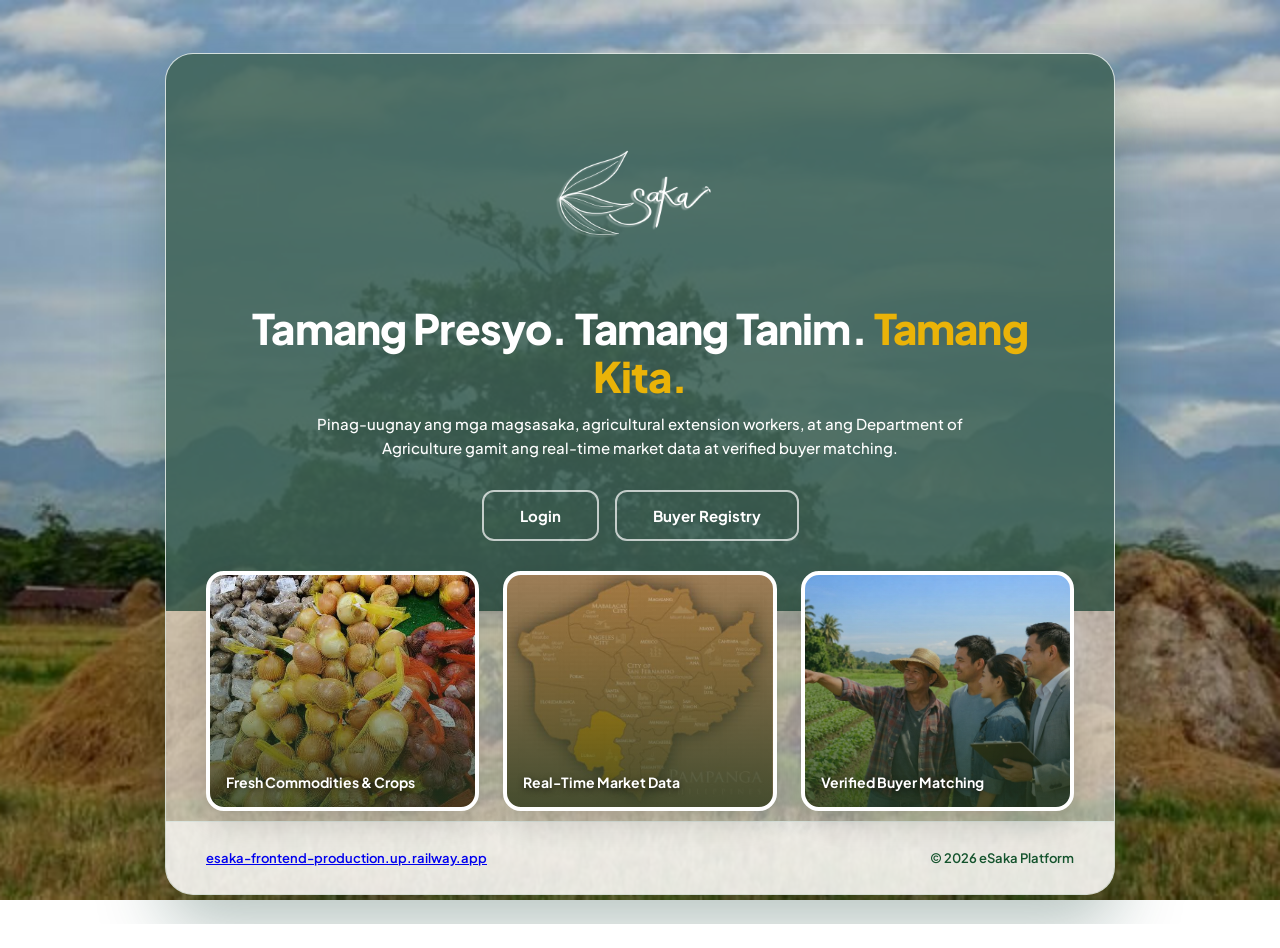
<file: frontend/index.html>
<!DOCTYPE html>
<html lang="en">
<head>
  <link rel="stylesheet" href="assets/css/app-enhancements.css">
  <script src="assets/js/ui-feedback.js"></script>
  <script src="assets/js/app-enhancements.js" defer></script>
<meta charset="UTF-8">
<meta name="viewport" content="width=device-width, initial-scale=1.0">
<title>eSaka — Tamang Presyo. Tamang Tanim. Tamang Kita.</title>
<link rel="preconnect" href="https://fonts.googleapis.com">
<link rel="preconnect" href="https://fonts.gstatic.com" crossorigin>
<link href="https://fonts.googleapis.com/css2?family=Plus+Jakarta+Sans:wght@400;500;600;700;800&display=swap" rel="stylesheet">
<style>
  :root {
    --green-primary: #0B382A;
    --green-dark: #14532D;
    --gold: #EAB308;
    --muted: #202824;
    --bean-sprout: #FFFFFF;
    --endive: #D9E4DE;
    --radicchio: #C0392B;
  }

  * {
    margin: 0;
    padding: 0;
    box-sizing: border-box;
  }

  html, body {
    width: 100%;
    min-height: 100vh;
    font-family: 'Plus Jakarta Sans', sans-serif;
    display: flex;
    align-items: center;
    justify-content: center;
    padding: 24px;
    position: relative;
    overflow-x: hidden;
  }

  /* ==========================================================
     BACKGROUND SLIDESHOW STYLES
     ========================================================== */
  .bg-slideshow {
    position: fixed;
    top: 0;
    left: 0;
    width: 100%;
    height: 100%;
    z-index: 0; /* Binago: 0 para hindi maitago sa likod */
  }

  .bg-slide {
    position: absolute;
    top: 0;
    left: 0;
    width: 100%;
    height: 100%;
    background-size: cover;
    background-position: center;
    /* TINANGGAL ang background-attachment: fixed */
    opacity: 0;
    transition: opacity 1s ease-in-out;
  }

  .bg-slide.active {
    opacity: 1;
  }

  /* Mga background images */
  .bg-slide:nth-child(1) { background-image: url('images/esakabg.jpg'); }
  .bg-slide:nth-child(2) { background-image: url('images/esakabg2.jpg'); }
  .bg-slide:nth-child(3) { background-image: url('images/esakabg3.avif'); }


  /* ==========================================================
     MAIN CARD LAYOUT
     ========================================================== */
  .landing-card-layout {
    width: 100%;
    max-width: 950px;
    /* Binago: mas transparent (0.65) at tinanggal ang backdrop-filter */
    background: rgba(255, 255, 255, 0.58);
    border-radius: 28px;
    overflow: hidden;
    box-shadow: 0 30px 70px rgba(11, 56, 42, 0.3);
    border: 1px solid rgba(217, 228, 222, 0.8);
    display: flex;
    flex-direction: column;
    z-index: 1;
    position: relative;
  }

  /* ==========================================================
     TOP SECTION - Logo and Title
     ========================================================== */
  .hero-header {
    /* Binago: semi-transparent green (0.72) */
    background: rgba(11, 56, 42, 0.68);
    padding: 50px 50px 70px 50px;
    color: #ffffff;
    text-align: center;
    display: flex;
    flex-direction: column;
    align-items: center;
    position: relative;
  }

  .brand-logo-img {
    width: 180px;
    height: auto;
    object-fit: contain;
    margin-bottom: 20px;
    filter: brightness(0) invert(1);
  }

  .hero-title {
    font-size: 42px;
    font-weight: 800;
    line-height: 1.15;
    letter-spacing: -0.02em;
    margin-bottom: 12px;
  }

  .hero-title span {
    color: var(--gold);
  }

  .hero-desc {
    font-size: 15px;
    line-height: 1.6;
    color: var(--bean-sprout);
    font-weight: 500;
    max-width: 650px;
  }

  /* ==========================================================
     BUTTONS - Transparent, same color pag hover
     ========================================================== */
  .action-buttons {
    display: flex;
    gap: 16px;
    margin-top: 30px;
  }

  .btn {
    appearance: none;
    font-family: inherit;
    font-size: 15px;
    font-weight: 700;
    padding: 14px 36px;
    border-radius: 12px;
    cursor: pointer;
    text-decoration: none;
    transition: all 0.25s ease;
    display: inline-flex;
    align-items: center;
    justify-content: center;
    border: 2px solid rgba(255, 255, 255, 0.7);
    background: transparent;
    color: #ffffff;
  }

  .btn:hover {
    background: var(--gold);
    border-color: var(--gold);
    color: var(--green-dark);
    transform: translateY(-2px);
    box-shadow: 0 6px 16px rgba(0, 0, 0, 0.2);
  }

  /* ==========================================================
     3 IMAGE CARDS - Overlapping
     ========================================================== */
  .cards-grid-container {
    display: grid;
    grid-template-columns: repeat(3, 1fr);
    gap: 24px;
    padding: 0 40px;
    margin-top: -40px;
    position: relative;
    z-index: 2;
  }

  .vertical-card {
    border-radius: 18px;
    overflow: hidden;
    box-shadow: 0 12px 30px rgba(0, 0, 0, 0.15);
    border: 4px solid var(--bean-sprout);
    height: 240px;
    position: relative;
    background-size: cover;
    background-position: center;
    transition: transform 0.3s ease;
  }

  .vertical-card:hover {
    transform: translateY(-6px);
  }

  .vertical-card:nth-child(1) {
    background-image: linear-gradient(to top, rgba(40,60,33,0.75), transparent), url('images/esakacrops.jpg');
  }
  .vertical-card:nth-child(2) {
    background-image: linear-gradient(to top, rgba(40,60,33,0.75), transparent), url('images/esakadatapic.jpg');
  }
  .vertical-card:nth-child(3) {
    background-image: linear-gradient(to top, rgba(40,60,33,0.75), transparent), url('images/esakabuyermatching.jpg');
  }

  .card-label {
    position: absolute;
    bottom: 16px;
    left: 16px;
    right: 16px;
    color: #ffffff;
    font-size: 14px;
    font-weight: 700;
    text-shadow: 0 2px 6px rgba(0,0,0,0.6);
  }

  /* ==========================================================
     FOOTER
     ========================================================== */
  .layout-footer {
    padding: 28px 40px;
    display: flex;
    justify-content: space-between;
    align-items: center;
    /* Binago: mas transparent (0.5) */
    background: rgba(255, 255, 255, 0.68);
    margin-top: 10px;
    border-top: 1px solid rgba(217, 228, 222, 0.9);
  }

  .footer-contact-info {
    display: flex;
    gap: 30px;
    font-size: 13px;
    font-weight: 600;
    color: var(--green-dark);
  }

  .footer-copyright {
    font-size: 13px;
    font-weight: 600;
    color: var(--green-dark);
  }

  @media (max-width: 768px) {
    .cards-grid-container {
      grid-template-columns: 1fr;
      margin-top: 20px;
      padding: 0 20px;
    }
    .hero-header {
      padding: 30px 20px 40px 20px;
    }
    .hero-title {
      font-size: 28px;
    }
    .layout-footer {
      flex-direction: column;
      gap: 12px;
      align-items: center;
      padding: 20px;
    }
    .action-buttons {
      flex-direction: column;
      width: 100%;
    }
    .btn {
      width: 100%;
    }
    .footer-contact-info {
      flex-direction: column;
      align-items: center;
      gap: 8px;
    }
  }
</style>
</head>
<body>

<!-- Background Slideshow Layer -->
<div class="bg-slideshow">
  <div class="bg-slide active"></div>
  <div class="bg-slide"></div>
  <div class="bg-slide"></div>
</div>

<div class="landing-card-layout">
 
  <!-- Top Section: Logo, Title, Description, Buttons -->
  <div class="hero-header">
    <img src="images/esakaname.png" alt="eSaka Logo" class="brand-logo-img">
    <h1 class="hero-title">Tamang Presyo. Tamang Tanim. <span>Tamang Kita.</span></h1>
    <p class="hero-desc">Pinag-uugnay ang mga magsasaka, agricultural extension workers, at ang Department of Agriculture gamit ang real-time market data at verified buyer matching.</p>
   
    <div class="action-buttons">
      <button class="btn" type="button" id="loginBtn">Login</button>
      <button class="btn" type="button" id="registryBtn">Buyer Registry</button>
    </div>
  </div>

  <!-- 3 Image Cards -->
  <div class="cards-grid-container">
    <div class="vertical-card">
      <div class="card-label"> Fresh Commodities & Crops</div>
    </div>
    <div class="vertical-card">
      <div class="card-label"> Real-Time Market Data</div>
    </div>
    <div class="vertical-card">
      <div class="card-label"> Verified Buyer Matching</div>
    </div>
  </div>

  <!-- Footer -->
  <div class="layout-footer">
    <div class="footer-contact-info">
      <a
        href="https://esaka-frontend-production.up.railway.app/"
        target="_blank"
        rel="noopener noreferrer"
      >esaka-frontend-production.up.railway.app</a>
    </div>
    <div class="footer-copyright">
      <span>&copy; 2026 eSaka Platform</span>
    </div>
  </div>

</div>

<script>
  // Navigation scripts
  document.getElementById('loginBtn').addEventListener('click', () => {
    window.location.href = 'login.html';
  });

  document.getElementById('registryBtn').addEventListener('click', () => {
    window.location.href = 'buyer-registry.html';
  });

  // Background Slideshow Script (Every 4 seconds)
  const slides = document.querySelectorAll('.bg-slide');
  let currentSlide = 0;

  function nextSlide() {
    slides[currentSlide].classList.remove('active');
    currentSlide = (currentSlide + 1) % slides.length;
    slides[currentSlide].classList.add('active');
  }

  setInterval(nextSlide, 4000);
</script>

</body>
</html>
</file>
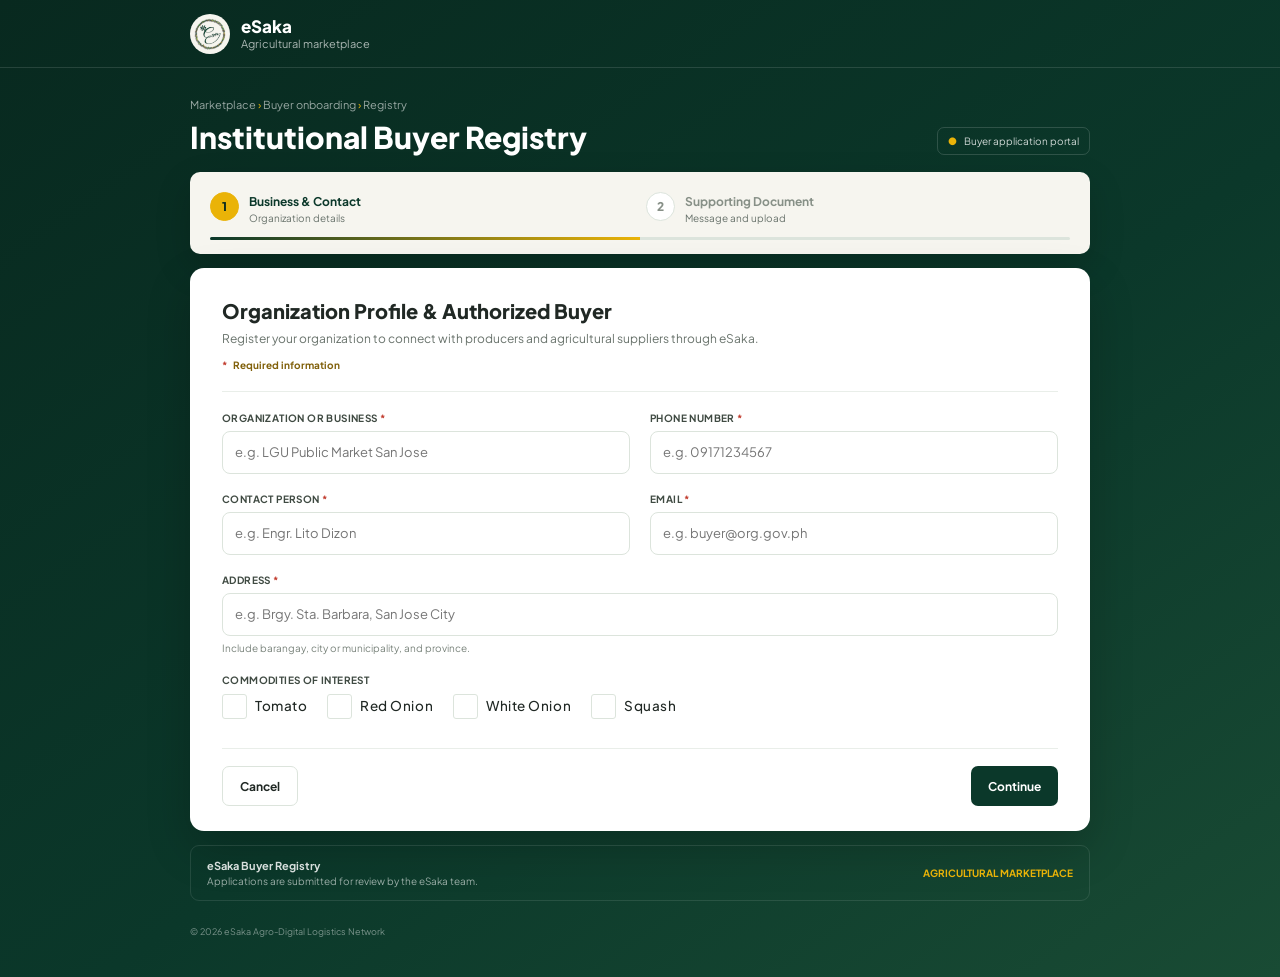
<file: frontend/buyer-registry.html>
<!DOCTYPE html>
<html lang="en">
<head>
  <link rel="stylesheet" href="assets/css/app-enhancements.css">
  <script src="assets/js/ui-feedback.js"></script>
  <script src="assets/js/app-enhancements.js" defer></script>
<meta charset="UTF-8">
<meta name="viewport" content="width=device-width, initial-scale=1.0">

<title>Institutional Buyer Registry — eSaka</title>
<script src="assets/js/config.js"></script>

<!-- Modern Typography -->
<link rel="preconnect" href="https://fonts.googleapis.com">
<link rel="preconnect" href="https://fonts.gstatic.com" crossorigin>
<link href="https://fonts.googleapis.com/css2?family=Plus+Jakarta+Sans:wght@400;500;600;700;800&display=swap" rel="stylesheet">

<link rel="stylesheet" href="assets/css/base.css">

<style>
  :root {
    --cream: #F2EDE1;
    --white: #FBF8F1;
    --ink: #2E2A22;
    --muted: #625E52;
    --border: #DFD8C6;
    --border-light: #ECE5D4;
    --green: #5B6B4F;
    --green-dark: #445439;
    --green-light: #E7EDDF;
    --brown: #C08A4E;
    --radius-sm: 8px;
    --radius-md: 16px;
    --radius-lg: 24px;
  }

  * {
    margin: 0;
    padding: 0;
    box-sizing: border-box;
  }

  html,
  body {
    width: 100%;
    min-height: 100vh;
    font-family: 'Plus Jakarta Sans', sans-serif;
    color: var(--ink);
    background:
      linear-gradient(rgba(46, 60, 40, 0.65), rgba(46, 60, 40, 0.75)),
      url('images/esakapic.png') no-repeat center center fixed;
    background-size: cover;
    display: flex;
    align-items: center;
    justify-content: center;
    padding: 40px 24px;
    -webkit-font-smoothing: antialiased;
  }

  .frame {
    width: 95%;
    max-width: 1280px;
    display: flex;
    align-items: center;
    justify-content: center;
  }

  .page-inner {
    width: 100%;
    background: var(--cream);
    border: 1.5px solid var(--border);
    border-radius: var(--radius-lg);
    box-shadow: 0 20px 50px rgba(20, 35, 15, 0.35);
    padding: 48px 64px 54px;
    animation: fadeIn 0.3s ease-in-out;
  }

  @keyframes fadeIn {
    from { opacity: 0; transform: translateY(10px); }
    to { opacity: 1; transform: translateY(0); }
  }

  /* --- BRAND LOGOS --- */
  .brand {
    display: flex;
    align-items: center;
    justify-content: center;
    gap: 20px;
    margin-bottom: 34px;
  }

  .brand-logo-img {
    height: 90px;
    width: auto;
    object-fit: contain;
    display: block;
  }

  .brand-name-img {
    height: 93px;
    width: auto;
    object-fit: contain;
    display: block;
  }

  /* --- CARD INNER --- */
  .card {
    background: var(--white);
    border: 1.5px solid var(--border);
    border-radius: var(--radius-md);
    padding: 44px 56px 40px;
  }

  .card h1 {
    font-size: 26px;
    font-weight: 800;
    letter-spacing: 0.01em;
    color: var(--green);
    text-align: center;
    text-transform: uppercase;
    margin-bottom: 36px;
  }

  .step {
    display: none;
  }

  .step.active-step {
    display: block;
  }

  .form-grid {
    display: grid;
    grid-template-columns: 1fr 1fr;
    gap: 26px 44px;
  }

  .field label {
    display: block;
    font-size: 13px;
    font-weight: 700;
    color: var(--ink);
    text-transform: uppercase;
    letter-spacing: 0.03em;
    margin-bottom: 8px;
  }

  .field label .req {
    color: #C0392B;
  }

  .field input,
  .field textarea {
    width: 100%;
    padding: 13px 18px;
    font-size: 14.5px;
    font-family: inherit;
    border: 1.5px solid var(--border);
    border-radius: var(--radius-sm);
    background: #fff;
    color: var(--ink);
    outline: none;
    transition: all 0.2s ease;
    box-sizing: border-box;
  }

  .field input:focus,
  .field textarea:focus {
    border-color: var(--green);
    box-shadow: 0 0 0 3.5px rgba(91, 107, 79, 0.16);
  }

  .field textarea {
    resize: vertical;
    min-height: 160px;
  }

  /* ================================
     FILE UPLOAD & PREVIEW  (MAIN CSS)
  ================================ */
  .upload-box {
    display: flex;
    flex-direction: column;
    gap: 12px;
    width: 100%;
  }

  .upload-box input[type="text"] {
    width: 100%;
    cursor: default;
    background: #FAF8F5;
  }

  .select-file-btn {
    align-self: flex-start;
    padding: 11px 24px;
    font-size: 13.5px;
    font-weight: 600;
    font-family: inherit;
    border: 1.5px solid var(--border);
    border-radius: var(--radius-sm);
    background: #fff;
    color: var(--ink);
    cursor: pointer;
    transition: all 0.2s ease;
  }

  .select-file-btn:hover {
    background: var(--green);
    border-color: var(--green);
    color: #fff;
  }

  /* Preview container */
  .file-preview {
    display: none;
    width: 100%;
    height: 360px;
    margin-top: 4px;
    border: 1.5px solid var(--border);
    border-radius: var(--radius-sm);
    background: #F7F4EC;
    overflow: hidden;
    align-items: center;
    justify-content: center;
  }

  .file-preview.show {
    display: flex;
  }

  /* Image preview */
  .image-preview {
    display: none;
    width: 100%;
    height: 100%;
    object-fit: contain;
    padding: 12px;
    background: #fff;
  }

  .image-preview.show {
    display: block;
  }

  /* PDF preview */
  .pdf-preview {
    display: none;
    width: 100%;
    height: 100%;
    border: none;
    background: #fff;
  }

  .pdf-preview.show {
    display: block;
  }

  /* Remove button */
  .remove-file-btn {
    display: none;
    align-self: flex-start;
    padding: 9px 18px;
    font-size: 13px;
    font-weight: 600;
    font-family: inherit;
    border: 1.5px solid #C0392B;
    border-radius: var(--radius-sm);
    background: #fff;
    color: #C0392B;
    cursor: pointer;
    transition: all 0.2s ease;
  }

  .remove-file-btn.show {
    display: inline-flex;
  }

  .remove-file-btn:hover {
    background: #C0392B;
    color: #fff;
  }

  /* File hint */
  .file-hint {
    font-size: 12.5px;
    color: var(--muted);
    margin-top: -2px;
  }

  .form-error {
    display: none;
    background: #FCE8E6;
    border: 1.5px solid #F5C2C7;
    color: #A51D24;
    font-size: 14px;
    font-weight: 600;
    padding: 12px 18px;
    border-radius: var(--radius-sm);
    margin-bottom: 24px;
  }

  .form-error.show {
    display: block;
  }

  .card-footer {
    display: flex;
    justify-content: flex-end;
    gap: 14px;
    margin-top: 36px;
  }

  .btn-outline,
  .btn-filled {
    font-family: inherit;
    font-size: 14.5px;
    font-weight: 700;
    padding: 11px 32px;
    border-radius: var(--radius-sm);
    cursor: pointer;
    transition: all 0.2s ease;
  }

  .btn-outline {
    border: 1.5px solid var(--border);
    background: #FFFFFF;
    color: var(--ink);
  }

  .btn-outline:hover {
    background: var(--cream);
    border-color: var(--green);
  }

  .btn-filled {
    border: none;
    background: var(--green);
    color: #fff;
  }

  .btn-filled:hover {
    background: var(--green-dark);
    transform: translateY(-1px);
  }

  .btn-filled:active,
  .btn-outline:active {
    transform: translateY(0);
  }

  .btn-filled:disabled {
    opacity: 0.65;
    cursor: not-allowed;
  }

  /* --- MODALS --- */
  .modal-overlay {
    display: none;
    position: fixed;
    inset: 0;
    background: rgba(30, 35, 28, 0.65);
    backdrop-filter: blur(2px);
    align-items: center;
    justify-content: center;
    z-index: 99999;
  }

  .modal-overlay.show {
    display: flex;
  }

  .modal-box {
    background: var(--cream);
    border: 1.5px solid var(--border);
    border-radius: var(--radius-md);
    padding: 38px 48px 34px;
    text-align: center;
    box-shadow: 0 16px 40px rgba(0, 0, 0, 0.28);
    max-width: 480px;
    width: calc(100% - 40px);
  }

  .modal-box h2 {
    font-size: 22px;
    font-weight: 800;
    color: var(--green);
    margin-bottom: 12px;
  }

  .modal-box p {
    font-size: 14.5px;
    color: var(--ink);
    margin-bottom: 24px;
    line-height: 1.5;
  }

  .modal-actions {
    display: flex;
    justify-content: center;
    gap: 14px;
  }

  .modal-ok {
    border: none;
    background: var(--green);
    color: #fff;
    font-family: inherit;
    font-size: 14.5px;
    font-weight: 700;
    padding: 11px 36px;
    border-radius: var(--radius-sm);
    cursor: pointer;
    transition: background 0.2s ease;
  }

  .modal-ok:hover {
    background: var(--green-dark);
  }

  /* ================================
     RESPONSIVE (MOBILE)
  ================================ */
  @media (max-width: 900px) {
    .page-inner {
      padding: 32px 24px 36px;
    }
    .card {
      padding: 30px 24px 26px;
    }
    .form-grid {
      grid-template-columns: 1fr;
      gap: 18px;
    }
    .brand-logo-img {
      height: 70px;
    }
    .brand-name-img {
      height: 72px;
    }
    .file-preview {
      height: 280px;
    }
  }

  :root {
    --forest: #0B382A;
    --forest-deep: #08291F;
    --forest-soft: #14532D;
    --gold: #EAB308;
    --cream: #F6F5EF;
    --white: #FFFFFF;
    --ink: #202824;
    --muted: #69736C;
    --border: #DCE4DC;
    --border-light: #E9EEE9;
    --green: #0B382A;
    --green-dark: #08291F;
    --green-light: #E8F0E9;
    --radius-sm: 7px;
    --radius-md: 10px;
    --radius-lg: 14px;
  }

  html, body {
    min-height: 100%;
    height: auto;
    display: block;
    padding: 0;
    background: linear-gradient(145deg, var(--forest-deep), var(--forest) 56%, #194B34);
    color: var(--ink);
  }
  
  body { min-height: 100vh; }
  .topbar {
    min-height: 68px;
    padding: 12px max(24px, calc((100vw - 900px) / 2));
    display: flex;
    align-items: center;
    justify-content: space-between;
    border-bottom: 1px solid rgba(255,255,255,.12);
    color: #fff;
  }
  .brand { display: flex; align-items: center; gap: 11px; margin: 0; text-decoration: none; }
  .brand-mark { display: grid; place-items: center; width: 40px; height: 40px; padding: 4px; border-radius: 50%; background: var(--cream); }
  .brand-mark img { display: block; width: 100%; height: 100%; object-fit: contain; }
  .brand-copy { display: grid; gap: 2px; }
  .brand-name { color: #fff; font-size: 17px; font-weight: 800; line-height: 1.1; }
  .brand-sub { color: rgba(255,255,255,.66); font-size: 11px; }
  .topbar-link { color: rgba(255,255,255,.84); font-size: 12px; font-weight: 600; text-decoration: none; }
  .topbar-link:hover { color: var(--gold); }
  .frame { width: min(100% - 32px, 900px); max-width: 900px; margin: 0 auto; padding: 30px 0 40px; display: block; }
  .page-inner { width: 100%; padding: 0; background: transparent; border: 0; border-radius: 0; box-shadow: none; animation: fadeIn .3s ease-in-out; }
  .page-heading { margin: 0 0 17px; }
  .crumbs { margin-bottom: 8px; color: rgba(255,255,255,.58); font-size: 11px; }
  .crumbs span { color: var(--gold); }
  .heading-row { display: flex; align-items: end; justify-content: space-between; gap: 14px; }
  .page-heading h1 { color: #fff; font-size: clamp(23px, 4vw, 30px); font-weight: 800; line-height: 1.2; }
  .secure-note { display: inline-flex; align-items: center; gap: 7px; padding: 7px 10px; border: 1px solid rgba(255,255,255,.15); border-radius: 7px; color: rgba(255,255,255,.8); font-size: 10px; white-space: nowrap; }
  .secure-note span { color: var(--gold); }

  .progress-card { margin-bottom: 14px; padding: 17px 20px 14px; border-radius: var(--radius-md); background: var(--cream); box-shadow: 0 14px 36px rgba(0,0,0,.16); }
  .step-list { display: grid; grid-template-columns: 1fr 1fr; gap: 12px; }
  .step-indicator { display: flex; align-items: center; gap: 10px; color: #879087; }
  .step-number { display: grid; place-items: center; width: 29px; height: 29px; flex: 0 0 29px; border: 1px solid var(--border); border-radius: 50%; background: #fff; font-size: 12px; font-weight: 800; }
  .step-indicator.active { color: var(--forest); }
  .step-indicator.active .step-number { border-color: var(--gold); background: var(--gold); color: var(--forest-deep); }
  .step-indicator.done .step-number { border-color: var(--forest); background: var(--forest); color: #fff; }
  .step-label { font-size: 12px; font-weight: 700; }
  .step-caption { display: block; margin-top: 2px; color: var(--muted); font-size: 10px; }
  .progress-track { height: 3px; margin-top: 13px; border-radius: 3px; background: var(--border); overflow: hidden; }
  .progress-fill { width: 50%; height: 100%; background: linear-gradient(90deg, var(--forest), var(--gold)); transition: width .25s ease; }

  .card { padding: 30px 32px 25px; border: 0; border-radius: var(--radius-lg); background: var(--white); box-shadow: 0 18px 45px rgba(0,0,0,.2); }
  .card-heading { padding-bottom: 18px; border-bottom: 1px solid var(--border-light); }
  .card-heading h2 { color: var(--ink); font-size: 20px; font-weight: 800; line-height: 1.3; }
  .card-heading p { max-width: 620px; margin-top: 6px; color: var(--muted); font-size: 12px; line-height: 1.55; }
  .required-note { display: inline-flex; gap: 6px; margin-top: 10px; color: #80600A; font-size: 10px; font-weight: 700; }
  .required-note span { color: #C0392B; }
  .step { padding-top: 20px; }
  .form-grid { gap: 19px 20px; }
  .field label { margin-bottom: 7px; color: #3F4A42; font-size: 10px; letter-spacing: .04em; }
  .field input, .field textarea { min-height: 43px; padding: 10px 12px; border-color: var(--border); border-radius: 8px; font-size: 13px; }
  .field input:focus, .field textarea:focus { border-color: var(--forest-soft); box-shadow: 0 0 0 3px rgba(20,83,45,.1); }
  .field-hint, .file-hint { margin-top: 5px; color: #7A847C; font-size: 10px; line-height: 1.45; }
  .commodity-field { grid-column: 1 / -1; }
  .commodity-list { display: flex; flex-wrap: wrap; gap: 8px; }
  .commodity-chip { min-height: 35px; padding: 7px 12px; border: 1px solid var(--border); border-radius: 18px; background: #fff; color: #3F4A42; font: 600 11px 'Plus Jakarta Sans', sans-serif; cursor: pointer; transition: background .15s ease, border-color .15s ease, color .15s ease; }
  .commodity-chip:hover { border-color: var(--forest-soft); }
  .commodity-chip[aria-pressed="true"] { border-color: var(--forest); background: var(--forest); color: #fff; }
  .commodity-chip:focus-visible, button:focus-visible, a:focus-visible { outline: 3px solid rgba(234,179,8,.65); outline-offset: 2px; }
  .upload-box { gap: 9px; }
  .upload-box input[type="text"] { min-height: 43px; }
  .select-file-btn, .remove-file-btn { padding: 9px 14px; border-radius: 7px; font-size: 12px; }
  .select-file-btn:hover { background: var(--forest); }
  .file-preview { height: 290px; border-radius: 8px; }
  .form-error { margin: 0 0 14px; padding: 10px 12px; border-radius: 7px; font-size: 12px; }
  .card-footer { justify-content: space-between; margin-top: 23px; padding-top: 17px; border-top: 1px solid var(--border-light); }
  .btn-outline, .btn-filled, .modal-ok { min-height: 40px; padding: 9px 17px; border-radius: 7px; font-size: 12px; }
  .btn-outline { border-color: var(--border); }
  .btn-outline:hover { background: var(--cream); }
  .btn-filled, .modal-ok { background: var(--forest); }
  .btn-filled:hover, .modal-ok:hover { background: var(--forest-deep); }
  .btn-filled:disabled { transform: none; }
  .trust-line { display: flex; align-items: center; justify-content: space-between; gap: 12px; margin-top: 14px; padding: 13px 16px; border: 1px solid rgba(255,255,255,.1); border-radius: 9px; color: rgba(255,255,255,.84); }
  .trust-line strong { display: block; font-size: 11px; }
  .trust-line p { margin-top: 3px; color: rgba(255,255,255,.58); font-size: 10px; }
  .trust-tag { color: var(--gold); font-size: 10px; font-weight: 700; white-space: nowrap; }
  .site-footer { display: flex; justify-content: space-between; gap: 10px; margin-top: 25px; color: rgba(255,255,255,.45); font-size: 9px; }
  .modal-box { border: 0; border-radius: 12px; background: #fff; }
  .modal-box h2 { color: var(--forest); }
  .modal-ok { min-width: 100px; }

  .commodity-list {
    display: flex;
    flex-wrap: wrap;
    gap: 20px;
    align-items: center;
    margin-top: 6px;
  }


  .commodity-list label {
    display: inline-flex !important;
    align-items: center !important;
    gap: 8px !important;
    font-size: 13.5px !important;
    font-weight: 500 !important;
    text-transform: none !important;
    color: var(--ink) !important;
    cursor: pointer !important;
    background: transparent !important;
    border: none !important;
    padding: 0 !important;
    box-shadow: none !important;
  }


  .commodity-list input[type="checkbox"] {
    width: 25px !important;
    height: 25px !important;
    min-height: auto !important;
    padding: 0 !important;
    margin: 0 !important;
    accent-color: var(--forest);
    cursor: pointer;
    appearance: none !important;
    -webkit-appearance: none !important;
    background-color: #fff !important;
    border: 1.5px solid var(--border) !important;
    border-radius: 3px !important;
    display: inline-grid !important;
    place-content: center !important;
    transform: translateY(1px);
  }


  .commodity-list input[type="checkbox"]::before {
    content: "";
    width: 8px;
    height: 8px;
    transform: scale(0);
    transition: 120ms transform ease-in-out;
    box-shadow: inset 1em 1em var(--forest);
    transform-origin: center;
    clip-path: polygon(14% 44%, 0 65%, 50% 100%, 100% 16%, 80% 0%, 43% 62%);
  }


  .commodity-list input[type="checkbox"]:checked::before {
    transform: scale(1);
  }


  @media (max-width: 640px) {
    .topbar { min-height: 60px; padding: 10px 16px; }
    .brand-sub { font-size: 9px; }
    .frame { width: calc(100% - 24px); padding: 23px 0 28px; }
    .heading-row { align-items: flex-start; flex-direction: column; gap: 9px; }
    .secure-note { font-size: 9px; }
    .progress-card { padding: 14px 13px 12px; }
    .step-list { gap: 6px; }
    .step-indicator { align-items: flex-start; gap: 7px; }
    .step-number { width: 25px; height: 25px; flex-basis: 25px; }
    .step-label { font-size: 10px; }
    .step-caption { font-size: 9px; }
    .card { padding: 22px 16px 18px; }
    .card-heading h2 { font-size: 17px; }
    .form-grid { gap: 15px; }
    .card-footer { gap: 9px; }
    .btn-outline, .btn-filled { padding-inline: 12px; }
    .trust-line { align-items: flex-start; flex-direction: column; }
    .site-footer { flex-direction: column; }
  }

  @media (prefers-reduced-motion: reduce) {
    *, *::before, *::after { animation-duration: .01ms !important; transition-duration: .01ms !important; }
  }
</style>
</head>

<body>

<header class="topbar">
  <a class="brand" href="index.html" aria-label="eSaka home">
    <span class="brand-mark" aria-hidden="true"><img src="images/esakalogo.png" alt=""></span>
    <span class="brand-copy">
      <span class="brand-name">eSaka</span>
      <span class="brand-sub">Agricultural marketplace</span>
    </span>
  </a>
</header>

<div class="frame">
  <div class="page-inner">

    <div class="page-heading">
      <div class="crumbs">Marketplace <span>›</span> Buyer onboarding <span>›</span> Registry</div>
      <div class="heading-row">
        <h1>Institutional Buyer Registry</h1>
        <div class="secure-note"><span aria-hidden="true">●</span> Buyer application portal</div>
      </div>
    </div>

    <section class="progress-card" aria-label="Registration progress">
      <div class="step-list">
        <div class="step-indicator active" data-progress-step="1">
          <span class="step-number">1</span>
          <span><span class="step-label">Business &amp; Contact</span><span class="step-caption">Organization details</span></span>
        </div>
        <div class="step-indicator" data-progress-step="2">
          <span class="step-number">2</span>
          <span><span class="step-label">Supporting Document</span><span class="step-caption">Message and upload</span></span>
        </div>
      </div>
      <div class="progress-track" aria-hidden="true"><div class="progress-fill" id="progressFill"></div></div>
    </section>

    <!-- CARD -->
    <div class="card">
      <div class="card-heading">
        <h2>Organization Profile &amp; Authorized Buyer</h2>
        <p>Register your organization to connect with producers and agricultural suppliers through eSaka.</p>
        <span class="required-note"><span>*</span> Required information</span>
      </div>

      <form id="registryForm" onsubmit="return false;">

        <!-- STEP 1 -->
        <div class="step active-step" id="step-1">
          <p class="form-error" id="step1Error">
            Please fill in all required fields.
          </p>

          <div class="form-grid">
            <div class="field">
              <label for="orgName">
                Organization or Business
                <span class="req">*</span>
              </label>
              <input
                type="text"
                id="orgName"
                placeholder="e.g. LGU Public Market San Jose"
                required
              >
            </div>

            <div class="field">
              <label for="phoneNumber">
                Phone Number
                <span class="req">*</span>
              </label>
              <input
                type="tel"
                id="phoneNumber"
                placeholder="e.g. 09171234567"
                required
              >
            </div>

            <div class="field">
              <label for="contactPerson">
                Contact Person
                <span class="req">*</span>
              </label>
              <input
                type="text"
                id="contactPerson"
                placeholder="e.g. Engr. Lito Dizon"
                required
              >
            </div>

            <div class="field">
              <label for="buyerEmail">
                Email
                <span class="req">*</span>
              </label>
              <input
                type="email"
                id="buyerEmail"
                placeholder="e.g. buyer@org.gov.ph"
                required
              >
            </div>

            <div class="field" style="grid-column: 1 / -1;">
              <label for="address">
                Address
                <span class="req">*</span>
              </label>
              <input
                type="text"
                id="address"
                placeholder="e.g. Brgy. Sta. Barbara, San Jose City"
                required
              >
              <p class="field-hint">Include barangay, city or municipality, and province.</p>
            </div>

            <div class="field commodity-field">
              <label>COMMODITIES OF INTEREST</label>
              <div class="commodity-list" id="commodityList" aria-label="Choose commodities">
                <label>
                  <input type="checkbox" name="commodities" value="Tomato"> Tomato
                </label>
                <label>
                  <input type="checkbox" name="commodities" value="Red Onion"> Red Onion
                </label>
                <label>
                  <input type="checkbox" name="commodities" value="White Onion"> White Onion
                </label>
                <label>
                  <input type="checkbox" name="commodities" value="Squash"> Squash
                </label>
              </div>
            </div>
          </div><!-- ✅ CLOSE form-grid -->

          <div class="card-footer">
            <button
              type="button"
              class="btn-outline"
              id="cancelStep1"
            >
              Cancel
            </button>

            <button
              type="button"
              class="btn-filled"
              id="toStep2"
            >
              Continue
            </button>
          </div>
        </div><!-- ✅ CLOSE step-1 -->

        <!-- STEP 2 -->
        <div class="step" id="step-2">
          <p class="form-error" id="step2Error">
            Please upload a valid document.
          </p>

          <div class="form-grid">
            <div class="field">
              <label for="message">
                Message (Optional)
              </label>
              <textarea
                id="message"
                rows="6"
                placeholder="Add any specific requirements or questions..."
              ></textarea>
              <p class="field-hint">Optional. Selected commodities will be included with your application.</p>
            </div>

            <div class="field">
              <label for="uploadName">
                Upload Documents
                <span class="req">*</span>
              </label>

              <div class="upload-box">

                <input
                  type="text"
                  id="uploadName"
                  readonly
                  placeholder="Select a document..."
                >

                <input
                  type="file"
                  id="fileInput"
                  hidden
                  accept=".jpg,.jpeg,.pdf,image/jpeg,application/pdf"
                >

                <button
                  type="button"
                  class="select-file-btn"
                  id="selectFileBtn"
                >
                  Select File
                </button>

                <!-- FILE PREVIEW -->
                <div id="filePreview" class="file-preview">

                  <img
                    id="imagePreview"
                    class="image-preview"
                    alt="Document Preview"
                  >

                  <iframe
                    id="pdfPreview"
                    class="pdf-preview"
                    title="PDF Preview"
                  ></iframe>

                </div>

                <!-- REMOVE FILE -->
                <button
                  type="button"
                  id="removeFileBtn"
                  class="remove-file-btn"
                >
                  Remove File
                </button>

                <div class="file-hint">
                  Accepted file types: JPEG / JPG and PDF. One attachment only.
                </div>

              </div>
            </div>
          </div><!-- ✅ CLOSE form-grid -->

          <div class="card-footer">
            <button
              type="button"
              class="btn-outline"
              id="backToStep1"
            >
              Back
            </button>

            <button
              type="button"
              class="btn-filled"
              id="submitBtn"
            >
              Submit Application
            </button>
          </div>
        </div><!-- ✅ CLOSE step-2 -->

      </form>
    </div>

    <aside class="trust-line">
      <div>
        <strong>eSaka Buyer Registry</strong>
        <p>Applications are submitted for review by the eSaka team.</p>
      </div>
      <span class="trust-tag">AGRICULTURAL MARKETPLACE</span>
    </aside>

    <footer class="site-footer">
      <span>© 2026 eSaka Agro-Digital Logistics Network</span>
    </footer>

  </div>
</div>

<!-- CONFIRMATION MODAL -->
<div class="modal-overlay" id="confirmModal">
  <div class="modal-box">
    <h2>Confirm Submission</h2>
    <p>
      Are you sure you want to submit your buyer registration application? Please verify that all details and documents provided are correct.
    </p>
    <div class="modal-actions">
      <button class="btn-outline" id="confirmCancelBtn" type="button">
        Cancel
      </button>
      <button class="modal-ok" id="confirmProceedBtn" type="button">
        Confirm & Submit
      </button>
    </div>
  </div>
</div>

<!-- SUCCESS MODAL -->
<div class="modal-overlay" id="submittedModal">
  <div class="modal-box">
    <h2>Submission Successful!</h2>
    <p>
      Your buyer registry application has been submitted successfully.
      Your application is now pending verification.
    </p>
    <button class="modal-ok" id="modalOkBtn" type="button">
      OK
    </button>
  </div>
</div>

<!-- ERROR MODAL -->
<div class="modal-overlay" id="errorModal">
  <div class="modal-box">
    <h2>Submission Failed</h2>
    <p id="errorModalMessage">
      Something went wrong while submitting your application.
    </p>
    <button class="modal-ok" id="errorModalOkBtn" type="button">
      OK
    </button>
  </div>
</div>

<script>
const API_BASE_URL = window.API_BASE_URL || "https://esaka-backend-production.up.railway.app";
const BUYER_REGISTRY_ENDPOINT = `${API_BASE_URL}/api/buyer-registry/buyer-registry`;

const step1 = document.getElementById("step-1");
const step2 = document.getElementById("step-2");
const registryForm = document.getElementById("registryForm");
const step1Error = document.getElementById("step1Error");
const step2Error = document.getElementById("step2Error");
const fileInput = document.getElementById("fileInput");
const uploadName = document.getElementById("uploadName");
const submitBtn = document.getElementById("submitBtn");
const filePreview = document.getElementById("filePreview");
const imagePreview = document.getElementById("imagePreview");
const pdfPreview = document.getElementById("pdfPreview");
const removeFileBtn = document.getElementById("removeFileBtn");

const confirmModal = document.getElementById("confirmModal");
const confirmCancelBtn = document.getElementById("confirmCancelBtn");
const confirmProceedBtn = document.getElementById("confirmProceedBtn");

const submittedModal = document.getElementById("submittedModal");
const errorModal = document.getElementById("errorModal");
const errorModalMessage = document.getElementById("errorModalMessage");
const progressFill = document.getElementById("progressFill");

function updateProgress(activeStep) {
  document.querySelectorAll("[data-progress-step]").forEach(function(indicator) {
    const stepNumber = Number(indicator.dataset.progressStep);
    indicator.classList.toggle("active", stepNumber === activeStep);
    indicator.classList.toggle("done", stepNumber < activeStep);
  });
  progressFill.style.width = activeStep === 1 ? "50%" : "100%";
}

function showStep(step) {
  [step1, step2].forEach(function(s) {
    s.classList.remove("active-step");
  });
  step.classList.add("active-step");
  updateProgress(step === step1 ? 1 : 2);
}


document.getElementById("cancelStep1").addEventListener("click", function() {
  window.location.href = "index.html";
});

document.getElementById("toStep2").addEventListener("click", function() {
  const orgName = document.getElementById("orgName").value.trim();
  const contactPerson = document.getElementById("contactPerson").value.trim();
  const address = document.getElementById("address").value.trim();
  const phoneNumber = document.getElementById("phoneNumber").value.trim();
  const buyerEmail = document.getElementById("buyerEmail").value.trim();

  if (!orgName || !contactPerson || !address || !phoneNumber || !buyerEmail) {
    step1Error.textContent = "Please fill in all required fields.";
    step1Error.classList.add("show");
    return;
  }

  // ✅ PHONE NUMBER VALIDATION — 11 digits only
  if (!/^09\d{9}$/.test(phoneNumber)) {
    step1Error.textContent = "Please enter a valid Philippine phone number with 11 digits (e.g., 09171234567).";
    step1Error.classList.add("show");
    return;
  }

  const emailPattern = /^[^\s@]+@[^\s@]+\.[^\s@]+$/;
  if (!emailPattern.test(buyerEmail)) {
    step1Error.textContent = "Please enter a valid email address.";
    step1Error.classList.add("show");
    return;
  }

  step1Error.classList.remove("show");
  showStep(step2);
});

document.getElementById("backToStep1").addEventListener("click", function() {
  step2Error.classList.remove("show");
  showStep(step1);
});

document.getElementById("selectFileBtn").addEventListener("click", function() {
  fileInput.click();
});

fileInput.addEventListener("change", function() {

  if (!fileInput.files.length) {
    clearFilePreview();
    return;
  }

  const file = fileInput.files[0];
  const fileName = file.name.toLowerCase();

  const allowedExtensions = [".jpg", ".jpeg", ".pdf"];

  const validExtension = allowedExtensions.some(function(extension) {
    return fileName.endsWith(extension);
  });

  const validMime =
    file.type === "image/jpeg" ||
    file.type === "application/pdf";

  // INVALID FILE
  if (!validExtension || !validMime) {

    fileInput.value = "";
    uploadName.value = "";

    clearFilePreview();

    step2Error.textContent =
      "Invalid file. Please upload JPEG/JPG or PDF only.";

    step2Error.classList.add("show");

    return;
  }

  // VALID FILE
  uploadName.value = file.name;
  step2Error.classList.remove("show");

  const fileURL = URL.createObjectURL(file);

  // Reset previews first
  imagePreview.classList.remove("show");
  pdfPreview.classList.remove("show");

  // IMAGE PREVIEW
  if (file.type === "image/jpeg") {
    imagePreview.src = fileURL;
    imagePreview.classList.add("show");
  }

  // PDF PREVIEW
  else if (file.type === "application/pdf") {
    pdfPreview.src = fileURL;
    pdfPreview.classList.add("show");
  }

  filePreview.classList.add("show");
  removeFileBtn.classList.add("show");
});

function clearFilePreview() {

  fileInput.value = "";
  uploadName.value = "";

  imagePreview.src = "";
  pdfPreview.src = "";

  imagePreview.classList.remove("show");
  pdfPreview.classList.remove("show");

  filePreview.classList.remove("show");
  removeFileBtn.classList.remove("show");
}

removeFileBtn.addEventListener("click", function() {
  clearFilePreview();
  step2Error.classList.remove("show");
});

/* PINDOT NG SUBMIT APPLICATION -> MAGBUBUKAS ANG CONFIRM MODAL */
submitBtn.addEventListener("click", function(e) {
  e.preventDefault();

  if (!fileInput.files.length) {
    step2Error.textContent = "Please upload a document before submitting.";
    step2Error.classList.add("show");
    return;
  }

  const file = fileInput.files[0];
  const fileName = file.name.toLowerCase();
  const allowedExtensions = [".jpg", ".jpeg", ".pdf"];
  const validExtension = allowedExtensions.some(function(extension) {
    return fileName.endsWith(extension);
  });
  const validMime = file.type === "image/jpeg" || file.type === "application/pdf";

  if (!validExtension || !validMime) {
    step2Error.textContent = "Invalid file. Please upload JPEG/JPG or PDF only.";
    step2Error.classList.add("show");
    return;
  }

  step2Error.classList.remove("show");
  confirmModal.classList.add("show");
});

/* CANCEL SA CONFIRM MODAL */
confirmCancelBtn.addEventListener("click", function(e) {
  e.preventDefault();
  confirmModal.classList.remove("show");
});

/* CONFIRM & SUBMIT SA MODAL */
confirmProceedBtn.addEventListener("click", async function(e) {
  e.preventDefault();
  confirmModal.classList.remove("show");
  await executeSubmission();
});

/* FETCH DISPATCH */
async function executeSubmission() {
  const file = fileInput.files[0];

  const formData = new FormData();
  formData.append("organization", document.getElementById("orgName").value.trim());
  formData.append("contact_person", document.getElementById("contactPerson").value.trim());
  formData.append("phone_number", document.getElementById("phoneNumber").value.trim());
  formData.append("email_address", document.getElementById("buyerEmail").value.trim());
  formData.append("address", document.getElementById("address").value.trim());
 // ✅ Commodities bilang hiwalay na field
const selectedCommodities = Array.from(
  document.querySelectorAll('input[name="commodities"]:checked')
).map(cb => cb.value);

formData.append("commodities", selectedCommodities.join(", "));

// ✅ Message — plain na lang
const buyerMessage = document.getElementById("message").value.trim();
if (buyerMessage) formData.append("message", buyerMessage);
  formData.append("document", file);

  submitBtn.disabled = true;
  submitBtn.textContent = "Submitting...";

  try {
    const response = await fetch(BUYER_REGISTRY_ENDPOINT, {
      method: "POST",
      body: formData
    });

    let data = null;
    try {
      data = await response.json();
    } catch (jsonError) {
      data = null;
    }

    if (!response.ok) {
      let errorMessage = "Unable to submit buyer registry.";
      if (data && data.detail) {
        if (Array.isArray(data.detail)) {
          errorMessage = data.detail.map(function(error) {
            return error.msg || "Invalid input.";
          }).join(", ");
        } else {
          errorMessage = data.detail;
        }
      }
      throw new Error(errorMessage);
    }

    // Mananatili ang success modal dito
    submittedModal.classList.add("show");
  } catch (error) {
    errorModalMessage.textContent = error.message || "Something went wrong while submitting your application.";
    errorModal.classList.add("show");
  } finally {
    submitBtn.disabled = false;
    submitBtn.textContent = "Submit Application";
  }
}

/* OK BUTTON CLICK PARA LUMIPAT */
document.getElementById("modalOkBtn").addEventListener("click", function(e) {
  e.preventDefault();
  window.location.href = "index.html";
});

document.getElementById("errorModalOkBtn").addEventListener("click", function(e) {
  e.preventDefault();
  errorModal.classList.remove("show");
});
</script>

</body>
</html>
</file>
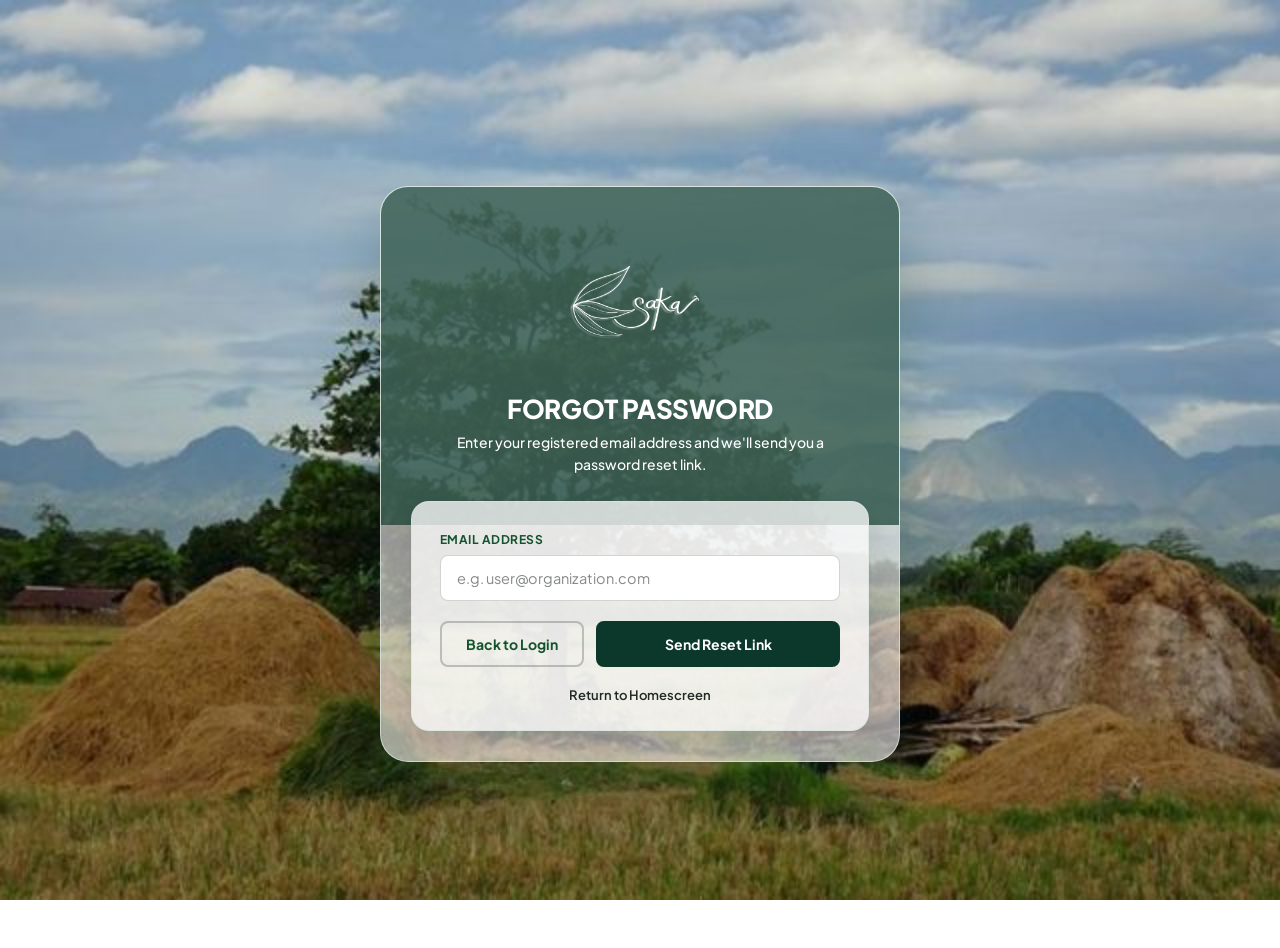
<file: frontend/forgot-password.html>
<!DOCTYPE html>
<html lang="en">
<head>
  <link rel="stylesheet" href="assets/css/app-enhancements.css">
  <script src="assets/js/ui-feedback.js"></script>
  <script src="assets/js/app-enhancements.js" defer></script>
<meta charset="UTF-8">
<meta name="viewport" content="width=device-width, initial-scale=1.0">
<title>Forgot Password — eSaka</title>
<script src="assets/js/config.js"></script>

<link rel="preconnect" href="https://fonts.googleapis.com">
<link rel="preconnect" href="https://fonts.gstatic.com" crossorigin>
<link href="https://fonts.googleapis.com/css2?family=Plus+Jakarta+Sans:wght@400;500;600;700;800&display=swap" rel="stylesheet">

<style>
  :root {
    --green-primary: #0B382A;
    --green-dark: #14532D;
    --gold: #EAB308;
    --muted: #202824;
    --bean-sprout: #FFFFFF;
    --endive: #D9E4DE;
    --radicchio: #C0392B;
    --error: #C0392B;
    --radius-sm: 8px;
    --radius-md: 16px;
    --radius-lg: 24px;
  }

  * {
    margin: 0;
    padding: 0;
    box-sizing: border-box;
  }

  html, body {
    width: 100%;
    min-height: 100vh;
    font-family: 'Plus Jakarta Sans', sans-serif;
    display: flex;
    align-items: center;
    justify-content: center;
    padding: 24px;
    position: relative;
    overflow-x: hidden;
    color: var(--green-dark);
  }

  /* ==========================================================
     BACKGROUND SLIDESHOW (same sa landing page)
     ========================================================== */
  .bg-slideshow {
    position: fixed;
    top: 0;
    left: 0;
    width: 100%;
    height: 100%;
    z-index: 0;
  }

  .bg-slide {
    position: absolute;
    top: 0;
    left: 0;
    width: 100%;
    height: 100%;
    background-size: cover;
    background-position: center;
    opacity: 0;
    transition: opacity 1s ease-in-out;
  }

  .bg-slide.active {
    opacity: 1;
  }

  .bg-slide:nth-child(1) { background-image: url('images/esakabg.jpg'); }
  .bg-slide:nth-child(2) { background-image: url('images/esakabg2.jpg'); }
  .bg-slide:nth-child(3) { background-image: url('images/esakabg3.avif'); }

  /* ==========================================================
     MAIN CARD LAYOUT
     ========================================================== */
  .landing-card-layout {
    width: 100%;
    max-width: 520px;
    background: rgba(255, 255, 255, 0.58);
    border-radius: 28px;
    overflow: hidden;
    box-shadow: 0 30px 70px rgba(11, 56, 42, 0.3);
    border: 1px solid rgba(217, 228, 222, 0.8);
    display: flex;
    flex-direction: column;
    z-index: 1;
    position: relative;
  }

  /* ==========================================================
     HERO HEADER (green section na may logo)
     ========================================================== */
  .hero-header {
    background: rgba(11, 56, 42, 0.68);
    padding: 40px 30px 50px 30px;
    color: #ffffff;
    text-align: center;
    display: flex;
    flex-direction: column;
    align-items: center;
    position: relative;
  }

  .brand-logo-img {
    width: 150px;
    height: auto;
    object-fit: contain;
    margin-bottom: 16px;
    filter: brightness(0) invert(1);
  }

  .hero-title {
    font-size: 26px;
    font-weight: 800;
    line-height: 1.2;
    letter-spacing: -0.01em;
    margin-bottom: 8px;
    text-transform: uppercase;
  }

  .hero-desc {
    font-size: 14px;
    line-height: 1.55;
    color: var(--bean-sprout);
    font-weight: 500;
    max-width: 400px;
  }

  /* ==========================================================
     FORM SECTION (overlapping sa hero)
     ========================================================== */
  .form-container {
    padding: 0 30px 30px 30px;
    margin-top: -24px;
    position: relative;
    z-index: 2;
  }

  .form-card {
    background: rgba(255, 255, 255, 0.76);
    border: 1px solid rgba(217, 228, 222, 0.75);
    border-radius: 18px;
    padding: 30px 28px 26px;
    box-shadow: 0 12px 30px rgba(0, 0, 0, 0.12);
  }

  .field {
    display: flex;
    flex-direction: column;
    margin-bottom: 20px;
  }

  .field label {
    display: block;
    font-size: 12px;
    font-weight: 700;
    color: var(--green-dark);
    text-transform: uppercase;
    letter-spacing: 0.04em;
    margin-bottom: 8px;
  }

  .field input {
    width: 100%;
    padding: 13px 16px;
    font-size: 14.5px;
    font-family: inherit;
    border: 1.5px solid rgba(32, 40, 36, 0.2);
    border-radius: var(--radius-sm);
    background: #ffffff;
    color: var(--green-dark);
    outline: none;
    transition: all 0.2s ease;
    box-sizing: border-box;
  }

  .field input::placeholder {
    color: rgba(32, 40, 36, 0.55);
  }

  .field input:focus {
    border-color: var(--green-primary);
    box-shadow: 0 0 0 3.5px rgba(11, 56, 42, 0.15);
  }

  .field input.invalid {
    border-color: var(--error);
  }

  .error-msg {
    display: none;
    font-size: 12.5px;
    font-weight: 600;
    color: var(--error);
    margin-top: 6px;
  }

  .field.has-error .error-msg {
    display: block;
  }

  /* ==========================================================
     BUTTONS
     ========================================================== */
  .button-group {
    display: flex;
    gap: 12px;
    margin-bottom: 16px;
  }

  .btn-back,
  .btn-send {
    font-family: inherit;
    font-size: 14px;
    font-weight: 700;
    padding: 12px 20px;
    border-radius: var(--radius-sm);
    cursor: pointer;
    transition: all 0.25s ease;
    text-decoration: none;
    display: inline-flex;
    align-items: center;
    justify-content: center;
  }

  .btn-back {
    flex: 1;
    border: 2px solid rgba(32, 40, 36, 0.25);
    background: transparent;
    color: var(--green-dark);
  }

  .btn-back:hover {
    background: var(--green-dark);
    border-color: var(--green-dark);
    color: #ffffff;
    transform: translateY(-2px);
    box-shadow: 0 6px 16px rgba(0, 0, 0, 0.15);
  }

  .btn-send {
    flex: 2;
    border: 2px solid var(--green-primary);
    background: var(--green-primary);
    color: #ffffff;
  }

  .btn-send:hover {
    background: var(--gold);
    border-color: var(--gold);
    color: var(--green-dark);
    transform: translateY(-2px);
    box-shadow: 0 6px 16px rgba(0, 0, 0, 0.2);
  }

  .btn-send:disabled {
    opacity: 0.65;
    cursor: not-allowed;
    transform: none;
  }

  .home-row {
    text-align: center;
    margin-top: 10px;
  }

  .home-row a {
    font-size: 13px;
    font-weight: 600;
    color: var(--muted);
    text-decoration: none;
    transition: color 0.2s ease;
  }

  .home-row a:hover {
    color: var(--green-primary);
    text-decoration: underline;
  }

  /* ==========================================================
     MODAL
     ========================================================== */
  .modal-overlay {
    display: none;
    position: fixed;
    inset: 0;
    background: rgba(11, 56, 42, 0.7);
    backdrop-filter: blur(3px);
    align-items: center;
    justify-content: center;
    z-index: 99999;
  }

  .modal-overlay.show {
    display: flex;
  }

  .modal-box {
    background: rgba(255, 255, 255, 0.92);
    border: 1px solid rgba(217, 228, 222, 0.9);
    border-radius: 18px;
    padding: 34px 40px 30px;
    text-align: center;
    box-shadow: 0 16px 40px rgba(0, 0, 0, 0.25);
    max-width: 440px;
    width: calc(100% - 40px);
  }

  .modal-box h2 {
    font-size: 22px;
    font-weight: 800;
    color: var(--green-primary);
    margin-bottom: 10px;
  }

  .modal-box p {
    font-size: 14.5px;
    color: var(--green-dark);
    margin-bottom: 22px;
    line-height: 1.55;
  }

  .modal-ok {
    border: 2px solid var(--green-primary);
    background: var(--green-primary);
    color: #fff;
    font-family: inherit;
    font-size: 14.5px;
    font-weight: 700;
    padding: 11px 36px;
    border-radius: var(--radius-sm);
    cursor: pointer;
    transition: all 0.25s ease;
  }

  .modal-ok:hover {
    background: var(--gold);
    border-color: var(--gold);
    color: var(--green-dark);
  }

  /* ==========================================================
     RESPONSIVE
     ========================================================== */
  @media (max-width: 640px) {
    .landing-card-layout {
      max-width: 100%;
    }
    .hero-header {
      padding: 30px 20px 40px 20px;
    }
    .hero-title {
      font-size: 22px;
    }
    .form-container {
      padding: 0 20px 24px 20px;
    }
    .form-card {
      padding: 24px 20px 20px;
    }
    .button-group {
      flex-direction: column-reverse;
    }
    .btn-back,
    .btn-send {
      width: 100%;
    }
  }
</style>
</head>

<body>

<!-- Background Slideshow Layer -->
<div class="bg-slideshow">
  <div class="bg-slide active"></div>
  <div class="bg-slide"></div>
  <div class="bg-slide"></div>
</div>

<div class="landing-card-layout">

  <!-- HERO HEADER -->
  <div class="hero-header">
    <img src="images/esakaname.png" alt="eSaka Logo" class="brand-logo-img">
    <h1 class="hero-title">Forgot Password</h1>
    <p class="hero-desc">
      Enter your registered email address and we'll send you a password reset link.
    </p>
  </div>

  <!-- FORM SECTION -->
  <div class="form-container">
    <div class="form-card">
      <form id="resetForm" novalidate>
        <div class="field" id="emailField">
          <label for="resetEmail">Email Address</label>
          <input
            type="email"
            id="resetEmail"
            placeholder="e.g. user@organization.com"
            autocomplete="email"
          >
          <p class="error-msg" id="emailError">
            Please enter a valid email address.
          </p>
        </div>

        <div class="button-group">
          <button type="button" class="btn-back" id="backToLoginBtn">
            Back to Login
          </button>
          <button class="btn-send" id="sendButton" type="submit">
            Send Reset Link
          </button>
        </div>

        <div class="home-row">
          <a href="index.html">Return to Homescreen</a>
        </div>
      </form>
    </div>
  </div>

</div>

<!-- EMAIL SENT MODAL -->
<div class="modal-overlay" id="sentModal">
  <div class="modal-box">
    <h2>Email Sent!</h2>
    <p>
      Please check your inbox for instructions to reset your password.
    </p>
    <button class="modal-ok" id="modalOkBtn" type="button">
      OK
    </button>
  </div>
</div>

<script>
  const API_BASE_URL = window.API_BASE_URL || "https://esaka-backend-production.up.railway.app";

  const resetForm = document.getElementById("resetForm");
  const emailField = document.getElementById("emailField");
  const resetEmail = document.getElementById("resetEmail");
  const sentModal = document.getElementById("sentModal");
  const sendButton = document.getElementById("sendButton");
  const backToLoginBtn = document.getElementById("backToLoginBtn");

  // Background Slideshow
  const slides = document.querySelectorAll('.bg-slide');
  let currentSlide = 0;

  function nextSlide() {
    slides[currentSlide].classList.remove('active');
    currentSlide = (currentSlide + 1) % slides.length;
    slides[currentSlide].classList.add('active');
  }

  setInterval(nextSlide, 4000);

  // Back button
  backToLoginBtn.addEventListener("click", function() {
    window.location.href = "login.html";
  });

  // Submit reset form
  resetForm.addEventListener("submit", async function(event) {
    event.preventDefault();

    const email = resetEmail.value.trim();
    const emailPattern = /^[^\s@]+@[^\s@]+\.[^\s@]+$/;

    if (!email || !emailPattern.test(email)) {
      emailField.classList.add("has-error");
      resetEmail.classList.add("invalid");
      return;
    }

    emailField.classList.remove("has-error");
    resetEmail.classList.remove("invalid");

    sendButton.disabled = true;
    sendButton.textContent = "Sending...";

    try {
      const response = await fetch(`${API_BASE_URL}/api/auth/forgot-password`, {
        method: "POST",
        headers: {
          "Content-Type": "application/json"
        },
        body: JSON.stringify({
          email_address: email
        })
      });

      const data = await response.json();

      if (!response.ok) {
        alert(data.detail || "Unable to send password reset email.");
        return;
      }

      sentModal.classList.add("show");

    } catch (error) {
      console.error("Forgot password error:", error);
      alert("Unable to connect to the eSaka server.");
    } finally {
      sendButton.disabled = false;
      sendButton.textContent = "Send Reset Link";
    }
  });

  document.getElementById("modalOkBtn").addEventListener("click", function() {
    window.location.href = "login.html";
  });
</script>

</body>
</html>
</file>
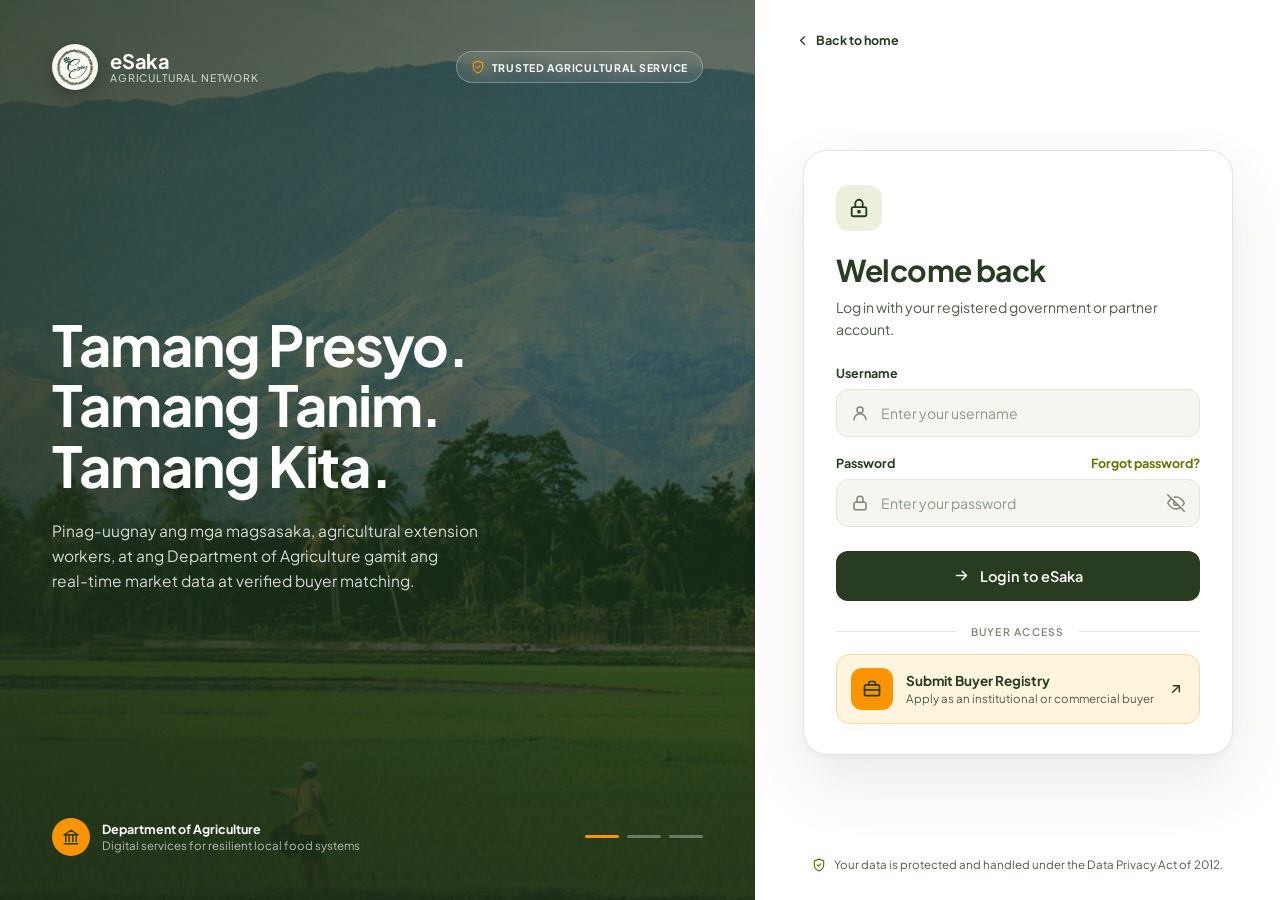
<file: frontend/login.html>
<!DOCTYPE html>
<html lang="en">
<head>
<meta charset="UTF-8">
<meta name="viewport" content="width=device-width, initial-scale=1.0">
<title>Login — eSaka</title>
<script src="assets/js/config.js"></script>
<script src="assets/js/ui-feedback.js"></script>
<script src="assets/js/app-enhancements.js" defer></script>
<link rel="stylesheet" href="assets/css/app-enhancements.css">

<link rel="preconnect" href="https://fonts.googleapis.com">
<link rel="preconnect" href="https://fonts.gstatic.com" crossorigin>
<link href="https://fonts.googleapis.com/css2?family=Plus+Jakarta+Sans:wght@400;500;600;700;800&display=swap" rel="stylesheet">
<link rel="preload" as="image" href="images/esakabg2.jpg">

<style>
/* =================================================
   DESIGN TOKENS (same palette as index.html)
================================================= */
:root {
  --kale: #283C21;
  --kale-deep: #1E2E19;
  --spinach: #657104;
  --turmeric: #FA9401;
  --bean: #F8F7F2;
  --endive: #B5BC76;
  --radicchio: #C2512F;
  --muted: #4F5A49;
  --line: #E3E6DA;
  --field: #F5F6F0;
  --ease: cubic-bezier(.2, .7, .2, 1);
}

* { margin: 0; padding: 0; box-sizing: border-box; }

html, body { min-height: 100%; }

body {
  font-family: 'Plus Jakarta Sans', sans-serif;
  color: var(--kale);
  background: #fff;
  -webkit-font-smoothing: antialiased;
}

a { color: inherit; }

/* =================================================
   PAGE SHELL
================================================= */
.shell {
  display: grid;
  grid-template-columns: minmax(0, 59fr) minmax(0, 41fr);
  min-height: 100vh;
  min-height: 100dvh;
  animation: fadeIn .6s ease both;
}

/* =================================================
   LEFT: SHOWCASE (alternating images)
================================================= */
.showcase {
  position: relative;
  overflow: hidden;
  display: flex;
  flex-direction: column;
  justify-content: space-between;
  gap: 32px;
  padding: 44px 52px;
  color: #fff;
  background: var(--kale-deep);
  isolation: isolate;
}

.slides {
  position: absolute;
  inset: 0;
  z-index: -2;
}

.slide {
  position: absolute;
  inset: 0;
  background-size: cover;
  background-position: center;
  opacity: 0;
  transform: scale(1);
  /* inactive: hold scale during the fade-out, then reset unseen */
  transition: opacity 1.4s ease, transform 0s linear 1.4s;
}

.slide.active {
  opacity: 1;
  transform: scale(1.1);
  /* slow Ken Burns zoom while visible */
  transition: opacity 1.4s ease, transform 10s linear;
}

.shade {
  position: absolute;
  inset: 0;
  z-index: -1;
  background:
    linear-gradient(90deg, rgba(30, 46, 25, .56) 0%, rgba(30, 46, 25, .14) 78%),
    linear-gradient(180deg, rgba(30, 46, 25, .56) 0%, rgba(30, 46, 25, .36) 40%, rgba(30, 46, 25, .84) 100%),
    rgba(40, 60, 33, .18);
}

.showcase-top {
  display: flex;
  align-items: center;
  justify-content: space-between;
  gap: 16px;
}

.brand {
  display: inline-flex;
  align-items: center;
  gap: 12px;
  text-decoration: none;
}

.brand-mark {
  width: 46px;
  height: 46px;
  border-radius: 50%;
  background: var(--bean);
  display: grid;
  place-items: center;
  box-shadow: 0 6px 18px rgba(0, 0, 0, .25);
}

.brand-mark img { width: 38px; height: 38px; display: block; }

.brand-text { display: flex; flex-direction: column; line-height: 1.15; }
.brand-text strong { font-size: 20px; font-weight: 700; letter-spacing: -.01em; }
.brand-text small {
  font-size: 10.5px;
  font-weight: 500;
  letter-spacing: .08em;
  text-transform: uppercase;
  color: rgba(255, 255, 255, .7);
}

.badge {
  display: inline-flex;
  align-items: center;
  gap: 7px;
  padding: 8px 14px;
  border-radius: 999px;
  border: 1px solid rgba(255, 255, 255, .28);
  background: rgba(255, 255, 255, .10);
  backdrop-filter: blur(8px);
  -webkit-backdrop-filter: blur(8px);
  font-size: 10.5px;
  font-weight: 700;
  letter-spacing: .07em;
  text-transform: uppercase;
}

.badge svg { width: 14px; height: 14px; color: var(--turmeric); flex: none; }

.showcase-body { max-width: 600px; }

.headline {
  font-size: clamp(38px, 4.4vw, 60px);
  font-weight: 700;
  line-height: 1.08;
  letter-spacing: -.025em;
  margin-bottom: 22px;
}

.headline .line { display: block; }

.lede {
  max-width: 580px;
  text-wrap: balance;
  font-size: 15.5px;
  line-height: 1.6;
  color: rgba(255, 255, 255, .82);
}

/* ---- live stats ---- */
.stats {
  display: grid;
  grid-template-columns: repeat(3, minmax(0, 1fr));
  gap: 14px;
  margin-top: 32px;
  max-width: 580px;
}

.stat {
  padding: 15px 16px;
  border-radius: 12px;
  border: 1px solid rgba(255, 255, 255, .18);
  background: rgba(255, 255, 255, .08);
  backdrop-filter: blur(10px);
  -webkit-backdrop-filter: blur(10px);
}

.stat[hidden] { display: none; }

.stat strong {
  display: block;
  font-size: 24px;
  font-weight: 600;
  letter-spacing: -.02em;
  font-variant-numeric: tabular-nums;
  line-height: 1.2;
}

.stat span {
  display: block;
  margin-top: 3px;
  font-size: 11.5px;
  color: rgba(255, 255, 255, .68);
}

/* loading skeleton */
.stats.is-loading .stat strong {
  color: transparent;
  width: 60%;
  min-height: 29px;
  border-radius: 6px;
  background: rgba(255, 255, 255, .16);
  animation: pulse 1.2s ease-in-out infinite;
}

/* if the API cannot be reached, hide the row rather than show fake numbers */
.stats.is-unavailable { display: none; }

.showcase-foot {
  display: flex;
  align-items: center;
  justify-content: space-between;
  gap: 20px;
}

.agency {
  display: flex;
  align-items: center;
  gap: 12px;
}

.agency-icon {
  width: 38px;
  height: 38px;
  border-radius: 50%;
  background: var(--turmeric);
  color: var(--kale);
  display: grid;
  place-items: center;
  flex: none;
}

.agency-icon svg { width: 18px; height: 18px; }

.agency-text strong { display: block; font-size: 12.5px; font-weight: 700; }
.agency-text span { display: block; font-size: 11.5px; color: rgba(255, 255, 255, .68); margin-top: 1px; }

/* ---- slide progress indicators ---- */
.progress { display: flex; gap: 8px; flex: none; }

.progress button {
  position: relative;
  width: 34px;
  height: 18px;
  border: 0;
  background: transparent;
  cursor: pointer;
}

.progress button::before,
.progress button::after {
  content: "";
  position: absolute;
  left: 0;
  top: 50%;
  height: 3px;
  margin-top: -1.5px;
  border-radius: 3px;
}

.progress button::before { right: 0; background: rgba(255, 255, 255, .32); }

.progress button::after {
  width: 0;
  background: var(--turmeric);
}

.progress button.done::after { width: 100%; }

.progress button.active::after {
  animation: fillBar var(--slide-ms, 6000ms) linear forwards;
}

.progress button:focus-visible { outline: 2px solid var(--turmeric); outline-offset: 2px; border-radius: 4px; }

/* =================================================
   RIGHT: LOGIN PANEL
================================================= */
.panel {
  display: flex;
  flex-direction: column;
  padding: 32px 40px 28px;
  background: #fff;
}

.panel-top {
  display: flex;
  align-items: center;
  justify-content: space-between;
  gap: 12px;
  font-size: 12.5px;
  color: var(--muted);
}

.panel-top a {
  display: inline-flex;
  align-items: center;
  gap: 6px;
  font-weight: 700;
  color: var(--kale);
  text-decoration: none;
}

.panel-top a svg { width: 15px; height: 15px; transition: transform .25s var(--ease); }
.panel-top a:hover svg { transform: translateX(-3px); }
.panel-top a:hover { text-decoration: underline; }

.card-wrap {
  flex: 1;
  display: flex;
  align-items: center;
  justify-content: center;
  padding: 24px 0;
}

.card {
  width: 100%;
  max-width: 430px;
  padding: 34px 32px 30px;
  background: #fff;
  border: 1px solid var(--line);
  border-radius: 24px;
  box-shadow: 0 28px 64px rgba(40, 60, 33, .10), 0 2px 6px rgba(40, 60, 33, .04);
}

.lock-tile {
  width: 46px;
  height: 46px;
  border-radius: 13px;
  background: #ECF0DC;
  color: var(--kale);
  display: grid;
  place-items: center;
  margin-bottom: 20px;
}

.lock-tile svg { width: 22px; height: 22px; }

.card h1 {
  font-size: 30px;
  font-weight: 700;
  letter-spacing: -.02em;
  margin-bottom: 8px;
}

.card .sub {
  font-size: 14px;
  line-height: 1.55;
  color: var(--muted);
  margin-bottom: 24px;
}

/* ---- status message (login.js sets .form-status / .show / .error) ---- */
.form-status {
  display: none;
  margin-bottom: 16px;
  padding: 11px 14px;
  border-radius: 10px;
  font-size: 13px;
  font-weight: 600;
  line-height: 1.4;
  color: var(--kale);
  background: #ECF0DC;
  border: 1px solid #D6DDB8;
}

.form-status.show { display: block; animation: rise .35s var(--ease) both; }

.form-status.error {
  color: #8E3A20;
  background: #FCEDE7;
  border-color: #F1C9BA;
}

/* ---- fields ---- */
.field { margin-bottom: 18px; }

.label-row {
  display: flex;
  align-items: baseline;
  justify-content: space-between;
  gap: 12px;
  margin-bottom: 8px;
}

.field label {
  font-size: 12.5px;
  font-weight: 700;
  color: var(--kale);
}

.label-row a {
  font-size: 12.5px;
  font-weight: 700;
  color: var(--spinach);
  text-decoration: none;
}

.label-row a:hover { text-decoration: underline; }

.field-wrap { position: relative; }

.field-icon {
  position: absolute;
  left: 15px;
  top: 24px;
  transform: translateY(-50%);
  width: 18px;
  height: 18px;
  color: #7C8676;
  pointer-events: none;
  transition: color .2s ease;
}

.field-wrap:focus-within .field-icon { color: var(--spinach); }

.field-wrap input {
  width: 100%;
  height: 48px;
  padding: 0 46px 0 44px;
  font-family: inherit;
  font-size: 14px;
  color: var(--kale);
  background: var(--field);
  border: 1px solid var(--line);
  border-radius: 12px;
  outline: none;
  transition: border-color .2s ease, box-shadow .2s ease, background .2s ease;
}

.field-wrap input::placeholder { color: #8E978A; }

.field-wrap input:hover { border-color: #CDD3BF; }

.field-wrap input:focus {
  background: #fff;
  border-color: var(--spinach);
  box-shadow: 0 0 0 4px rgba(101, 113, 4, .16);
}

.field-wrap input.invalid {
  border-color: var(--radicchio);
  background: #FFF9F7;
}

.field-wrap input.invalid:focus { box-shadow: 0 0 0 4px rgba(194, 81, 47, .16); }

.error-msg {
  display: none;
  margin-top: 6px;
  font-size: 12px;
  font-weight: 500;
  color: var(--radicchio);
}

.field.has-error .error-msg { display: block; animation: rise .3s var(--ease) both; }
.field.has-error .field-wrap input { animation: shake .35s ease; }

.toggle-password {
  position: absolute;
  right: 6px;
  top: 24px;
  transform: translateY(-50%);
  width: 36px;
  height: 36px;
  display: grid;
  place-items: center;
  border: 0;
  border-radius: 9px;
  background: transparent;
  color: #7C8676;
  cursor: pointer;
  transition: color .2s ease, background .2s ease;
}

.toggle-password:hover { color: var(--kale); background: rgba(40, 60, 33, .06); }
.toggle-password:focus-visible { outline: 2px solid var(--spinach); outline-offset: 1px; }
.toggle-password svg { width: 18px; height: 18px; }

/* ---- login button ---- */
.btn-login {
  position: relative;
  width: 100%;
  height: 50px;
  margin-top: 6px;
  display: inline-flex;
  align-items: center;
  justify-content: center;
  gap: 10px;
  font-family: inherit;
  font-size: 14.5px;
  font-weight: 600;
  color: #fff;
  background: var(--kale);
  border: 0;
  border-radius: 12px;
  cursor: pointer;
  overflow: hidden;
  transition: background .2s ease, transform .2s var(--ease), box-shadow .2s ease;
}

.btn-login svg { width: 17px; height: 17px; transition: transform .25s var(--ease); }

.btn-login:hover {
  background: var(--kale-deep);
  transform: translateY(-1px);
  box-shadow: 0 10px 22px rgba(40, 60, 33, .25);
}

.btn-login:hover svg { transform: translateX(4px); }
.btn-login:active { transform: translateY(0); box-shadow: none; }
.btn-login:focus-visible { outline: 3px solid rgba(250, 148, 1, .55); outline-offset: 2px; }

.btn-login .spinner {
  display: none;
  width: 17px;
  height: 17px;
  border: 2px solid rgba(255, 255, 255, .35);
  border-top-color: #fff;
  border-radius: 50%;
  animation: spin .7s linear infinite;
}

.btn-login.loading { pointer-events: none; opacity: .92; }
.btn-login.loading .arrow { display: none; }
.btn-login.loading .spinner { display: block; }

/* ---- buyer access ---- */
.divider {
  display: flex;
  align-items: center;
  gap: 14px;
  margin: 24px 0 16px;
  font-size: 10.5px;
  font-weight: 600;
  letter-spacing: .12em;
  text-transform: uppercase;
  color: #7C8676;
}

.divider::before,
.divider::after { content: ""; flex: 1; height: 1px; background: var(--line); }

.buyer-link {
  position: relative;
  display: flex;
  align-items: center;
  gap: 13px;
  padding: 13px 44px 13px 14px;
  border-radius: 14px;
  border: 1px solid #F5D9A2;
  background: #FFF4DD;
  text-decoration: none;
  transition: transform .25s var(--ease), box-shadow .25s ease, border-color .2s ease;
}

.buyer-link:hover {
  transform: translateY(-2px);
  border-color: var(--turmeric);
  box-shadow: 0 10px 22px rgba(250, 148, 1, .18);
}

.buyer-link:focus-visible { outline: 3px solid rgba(250, 148, 1, .55); outline-offset: 2px; }

.buyer-icon {
  width: 42px;
  height: 42px;
  flex: none;
  border-radius: 11px;
  background: var(--turmeric);
  color: var(--kale);
  display: grid;
  place-items: center;
}

.buyer-icon svg { width: 20px; height: 20px; }

.buyer-text strong { display: block; font-size: 13.5px; font-weight: 700; color: var(--kale); }
.buyer-text span { display: block; margin-top: 2px; font-size: 11.5px; color: var(--muted); }

.buyer-arrow {
  position: absolute;
  right: 15px;
  top: 50%;
  width: 16px;
  height: 16px;
  margin-top: -8px;
  color: var(--kale);
  transition: transform .25s var(--ease);
}

.buyer-link:hover .buyer-arrow { transform: translate(3px, -3px); }

.dpa {
  display: flex;
  align-items: center;
  justify-content: center;
  gap: 8px;
  text-align: center;
  font-size: 11.5px;
  color: var(--muted);
}

.dpa svg { width: 14px; height: 14px; color: var(--spinach); flex: none; }

/* hide browser-native password reveal controls (we ship our own) */
input[type="password"]::-ms-reveal,
input[type="password"]::-ms-clear { display: none; }
input[type="password"]::-webkit-credentials-auto-fill-button { display: none !important; }

/* =================================================
   ENTRANCE MOTION
================================================= */
.reveal {
  opacity: 0;
  transform: translateY(16px);
  animation: rise .75s var(--ease) forwards;
  animation-delay: calc(var(--i, 0) * 90ms + 150ms);
}

.reveal-card {
  opacity: 0;
  transform: translateY(22px) scale(.985);
  animation: cardIn .8s var(--ease) forwards;
  animation-delay: .25s;
}

@keyframes fadeIn { from { opacity: 0; } to { opacity: 1; } }
@keyframes rise { from { opacity: 0; transform: translateY(16px); } to { opacity: 1; transform: none; } }
@keyframes cardIn { from { opacity: 0; transform: translateY(22px) scale(.985); } to { opacity: 1; transform: none; } }
@keyframes fillBar { from { width: 0; } to { width: 100%; } }
@keyframes spin { to { transform: rotate(360deg); } }
@keyframes pulse { 0%, 100% { opacity: .55; } 50% { opacity: 1; } }
@keyframes shake {
  0%, 100% { transform: translateX(0); }
  25% { transform: translateX(-4px); }
  75% { transform: translateX(4px); }
}

/* =================================================
   RESPONSIVE
================================================= */
@media (max-width: 1100px) {
  .showcase { padding: 36px 36px; }
  .panel { padding: 28px 28px 24px; }
  .badge { display: none; }
}

@media (max-width: 900px) {
  .shell { grid-template-columns: 1fr; grid-template-rows: auto 1fr; }

  .showcase { min-height: 250px; padding: 26px 24px; gap: 20px; }
  .lede, .stats, .agency, .progress { display: none; }
  .headline { font-size: 28px; margin-bottom: 0; }

  .panel { padding: 20px 20px 24px; }
  .card { padding: 28px 22px 24px; }
}

@media (max-width: 420px) {
  .panel-top { justify-content: flex-start; }
}

/* =================================================
   REDUCED MOTION
================================================= */
@media (prefers-reduced-motion: reduce) {
  *, *::before, *::after {
    animation-duration: .01ms !important;
    animation-iteration-count: 1 !important;
    transition-duration: .01ms !important;
    transition-delay: 0s !important;
  }
  .slide.active { transform: none; }
  .reveal, .reveal-card { opacity: 1; transform: none; }
}
</style>
</head>
<body>

<div class="shell">

  <!-- =============== LEFT: SHOWCASE =============== -->
  <section class="showcase" aria-label="About eSaka">

    <div class="slides" aria-hidden="true">
      <div class="slide active" style="background-image:url('images/esakabg2.jpg')"></div>
      <div class="slide" style="background-image:url('images/esakabg3.avif')"></div>
      <div class="slide" style="background-image:url('images/esakabg.jpg')"></div>
    </div>
    <div class="shade" aria-hidden="true"></div>

    <header class="showcase-top reveal" style="--i:0">
      <a class="brand" href="index.html" aria-label="eSaka home">
        <span class="brand-mark"><img src="images/esakalogo.png" alt=""></span>
        <span class="brand-text">
          <strong>eSaka</strong>
          <small>Agricultural Network</small>
        </span>
      </a>

      <span class="badge">
        <svg viewBox="0 0 24 24" fill="none" stroke="currentColor" stroke-width="2" stroke-linecap="round" stroke-linejoin="round" aria-hidden="true"><path d="M12 2 4 5v6c0 5 3.4 9.4 8 11 4.6-1.6 8-6 8-11V5l-8-3z"/><path d="m9 12 2 2 4-4"/></svg>
        Trusted Agricultural Service
      </span>
    </header>

    <div class="showcase-body">
      <h2 class="headline" aria-label="Tamang Presyo. Tamang Tanim. Tamang Kita.">
        <span class="line reveal" style="--i:1">Tamang Presyo.</span>
        <span class="line reveal" style="--i:2">Tamang Tanim.</span>
        <span class="line reveal" style="--i:3">Tamang Kita.</span>
      </h2>
      <p class="lede reveal" style="--i:4">
        Pinag-uugnay ang mga magsasaka, agricultural extension workers, at ang
        Department of Agriculture gamit ang real-time market data at verified buyer matching.
      </p>

      <!-- Live figures from GET /api/public/stats -->
      <div class="stats is-loading reveal" id="stats" style="--i:5" aria-live="polite">
        <div class="stat">
          <strong data-stat="farmers_connected">0</strong>
          <span>Farmers connected</span>
        </div>
        <div class="stat">
          <strong data-stat="municipalities_active">0</strong>
          <span>Municipalities active</span>
        </div>
        <div class="stat" id="verifiedStat">
          <strong data-stat="verification_rate" data-suffix="%">0</strong>
          <span>Reports verified</span>
        </div>
      </div>
    </div>

    <footer class="showcase-foot reveal" style="--i:6">
      <div class="agency">
        <span class="agency-icon">
          <svg viewBox="0 0 24 24" fill="none" stroke="currentColor" stroke-width="2" stroke-linecap="round" stroke-linejoin="round" aria-hidden="true"><path d="m3 9 9-6 9 6"/><path d="M5 9v9M9.5 9v9M14.5 9v9M19 9v9"/><path d="M3 21h18"/><path d="M3 9h18"/></svg>
        </span>
        <div class="agency-text">
          <strong>Department of Agriculture</strong>
          <span>Digital services for resilient local food systems</span>
        </div>
      </div>

      <div class="progress" id="progress" role="group" aria-label="Background image">
        <button type="button" class="active" aria-label="Show image 1"></button>
        <button type="button" aria-label="Show image 2"></button>
        <button type="button" aria-label="Show image 3"></button>
      </div>
    </footer>

  </section>

  <!-- =============== RIGHT: LOGIN =============== -->
  <section class="panel">

    <div class="panel-top reveal" style="--i:1">
      <a href="index.html">
        <svg viewBox="0 0 24 24" fill="none" stroke="currentColor" stroke-width="2" stroke-linecap="round" stroke-linejoin="round" aria-hidden="true"><path d="m15 18-6-6 6-6"/></svg>
        Back to home
      </a>
    </div>

    <main class="card-wrap">
      <div class="card reveal-card">

        <div class="lock-tile">
          <svg viewBox="0 0 24 24" fill="none" stroke="currentColor" stroke-width="2" stroke-linecap="round" stroke-linejoin="round" aria-hidden="true"><rect x="4" y="11" width="16" height="10" rx="2"/><path d="M8 11V7a4 4 0 0 1 8 0v4"/><circle cx="12" cy="16" r="1"/></svg>
        </div>

        <h1>Welcome back</h1>
        <p class="sub">Log in with your registered government or partner account.</p>

        <!-- login.js writes its messages here -->
        <div class="form-status" id="formStatus" role="status" aria-live="polite"></div>

        <form id="loginForm" novalidate>

          <!-- USERNAME -->
          <div class="field" id="emailField">
            <div class="label-row">
              <label for="email">Username</label>
            </div>
            <div class="field-wrap">
              <svg class="field-icon" viewBox="0 0 24 24" fill="none" stroke="currentColor" stroke-width="2" stroke-linecap="round" stroke-linejoin="round" aria-hidden="true"><circle cx="12" cy="8" r="4"/><path d="M4 21a8 8 0 0 1 16 0"/></svg>
              <input
                type="text"
                id="email"
                name="email"
                autocomplete="username"
                placeholder="Enter your username"
              >
              <p class="error-msg" id="emailError">Enter your username.</p>
            </div>
          </div>

          <!-- PASSWORD -->
          <div class="field" id="passwordField">
            <div class="label-row">
              <label for="password">Password</label>
              <a href="forgot-password.html">Forgot password?</a>
            </div>
            <div class="field-wrap">
              <svg class="field-icon" viewBox="0 0 24 24" fill="none" stroke="currentColor" stroke-width="2" stroke-linecap="round" stroke-linejoin="round" aria-hidden="true"><rect x="4" y="11" width="16" height="10" rx="2"/><path d="M8 11V7a4 4 0 0 1 8 0v4"/></svg>
              <input
                type="password"
                id="password"
                name="password"
                autocomplete="current-password"
                placeholder="Enter your password"
              >
              <button
                type="button"
                class="toggle-password"
                id="togglePasswordBtn"
                aria-label="Toggle password visibility"
              >
                <svg id="eyeOffIcon" viewBox="0 0 24 24" fill="none" stroke="currentColor" stroke-width="2" stroke-linecap="round" stroke-linejoin="round">
                  <path d="M17.94 17.94A10.07 10.07 0 0 1 12 20c-7 0-11-8-11-8a18.45 18.45 0 0 1 5.06-5.94M9.9 4.24A9.12 9.12 0 0 1 12 4c7 0 11 8 11 8a18.5 18.5 0 0 1-2.16 3.19m-6.72-1.07a3 3 0 1 1-4.24-4.24"></path>
                  <line x1="1" y1="1" x2="23" y2="23"></line>
                </svg>
                <svg id="eyeIcon" style="display:none;" viewBox="0 0 24 24" fill="none" stroke="currentColor" stroke-width="2" stroke-linecap="round" stroke-linejoin="round">
                  <path d="M1 12s4-8 11-8 11 8 11 8-4 8-11 8-11-8-11-8z"></path>
                  <circle cx="12" cy="12" r="3"></circle>
                </svg>
              </button>
              <p class="error-msg" id="passwordError">Enter your password.</p>
            </div>
          </div>

          <button class="btn-login" id="loginBtn" type="submit">
            <svg class="arrow" viewBox="0 0 24 24" fill="none" stroke="currentColor" stroke-width="2" stroke-linecap="round" stroke-linejoin="round" aria-hidden="true"><path d="M5 12h14"/><path d="m13 6 6 6-6 6"/></svg>
            <span class="spinner" aria-hidden="true"></span>
            <span>Login to eSaka</span>
          </button>

        </form>

        <div class="divider">Buyer access</div>

        <a class="buyer-link" href="buyer-registry.html">
          <span class="buyer-icon">
            <svg viewBox="0 0 24 24" fill="none" stroke="currentColor" stroke-width="2" stroke-linecap="round" stroke-linejoin="round" aria-hidden="true"><rect x="3" y="7" width="18" height="13" rx="2"/><path d="M8 7V5a2 2 0 0 1 2-2h4a2 2 0 0 1 2 2v2"/><path d="M3 13h18"/></svg>
          </span>
          <span class="buyer-text">
            <strong>Submit Buyer Registry</strong>
            <span>Apply as an institutional or commercial buyer</span>
          </span>
          <svg class="buyer-arrow" viewBox="0 0 24 24" fill="none" stroke="currentColor" stroke-width="2.2" stroke-linecap="round" stroke-linejoin="round" aria-hidden="true"><path d="M7 17 17 7"/><path d="M8 7h9v9"/></svg>
        </a>

      </div>
    </main>

    <p class="dpa reveal" style="--i:7">
      <svg viewBox="0 0 24 24" fill="none" stroke="currentColor" stroke-width="2" stroke-linecap="round" stroke-linejoin="round" aria-hidden="true"><path d="M12 2 4 5v6c0 5 3.4 9.4 8 11 4.6-1.6 8-6 8-11V5l-8-3z"/><path d="m9 12 2 2 4-4"/></svg>
      Your data is protected and handled under the Data Privacy Act of 2012.
    </p>

  </section>
</div>


<!-- =================================================
     IMAGE SLIDESHOW (left panel)
================================================= -->
<script>
(function () {
  var slides = document.querySelectorAll('.slide');
  var bars = document.querySelectorAll('#progress button');
  var SLIDE_MS = 6000;
  var reduceMotion = window.matchMedia('(prefers-reduced-motion: reduce)').matches;
  var current = 0;
  var timer = null;

  document.documentElement.style.setProperty('--slide-ms', SLIDE_MS + 'ms');

  function show(index) {
    current = index;

    slides.forEach(function (slide, i) {
      slide.classList.toggle('active', i === index);
    });

    // restart the progress-bar animation for the new slide
    bars.forEach(function (bar, i) {
      bar.classList.remove('active');
      bar.classList.toggle('done', i < index);
    });
    void document.body.offsetWidth;
    bars[index].classList.add('active');
  }

  function start() {
    if (reduceMotion) return;
    clearInterval(timer);
    timer = setInterval(function () {
      show((current + 1) % slides.length);
    }, SLIDE_MS);
  }

  bars.forEach(function (bar, i) {
    bar.addEventListener('click', function () {
      show(i);
      start();
    });
  });

  document.addEventListener('visibilitychange', function () {
    if (document.hidden) clearInterval(timer); else start();
  });

  show(0);
  start();
})();
</script>

<!-- =================================================
     LIVE STATS (GET /api/public/stats)
================================================= -->
<script>
(function () {
  var base = (window.API_BASE_URL || 'https://esaka-backend-production.up.railway.app').replace(/\/$/, '');
  var statsEl = document.getElementById('stats');
  var verifiedCard = document.getElementById('verifiedStat');
  var reduceMotion = window.matchMedia('(prefers-reduced-motion: reduce)').matches;

  function countUp(el, target, suffix) {
    suffix = suffix || '';

    if (reduceMotion || target === 0) {
      el.textContent = target.toLocaleString('en-PH') + suffix;
      return;
    }

    var duration = 1400;
    var startTime = null;

    function frame(now) {
      if (startTime === null) startTime = now;
      var t = Math.min((now - startTime) / duration, 1);
      var eased = 1 - Math.pow(1 - t, 3);
      el.textContent = Math.round(target * eased).toLocaleString('en-PH') + suffix;
      if (t < 1) requestAnimationFrame(frame);
    }

    requestAnimationFrame(frame);
  }

  var controller = new AbortController();
  var timeout = setTimeout(function () { controller.abort(); }, 6000);

  fetch(base + '/api/public/stats', {
    headers: { 'Accept': 'application/json' },
    signal: controller.signal
  })
    .then(function (res) {
      if (!res.ok) throw new Error('HTTP ' + res.status);
      return res.json();
    })
    .then(function (data) {
      // no submitted reports yet -> a percentage would be meaningless
      if (data.verification_rate === null || data.verification_rate === undefined) {
        verifiedCard.hidden = true;
        statsEl.style.gridTemplateColumns = 'repeat(2, minmax(0, 1fr))';
      }

      statsEl.classList.remove('is-loading');

      statsEl.querySelectorAll('[data-stat]').forEach(function (el) {
        var value = data[el.dataset.stat];
        if (typeof value === 'number') {
          countUp(el, value, el.dataset.suffix);
        }
      });
    })
    .catch(function (err) {
      console.warn('Live stats unavailable:', err);
      statsEl.classList.remove('is-loading');
      statsEl.classList.add('is-unavailable');
    })
    .then(function () { clearTimeout(timeout); });
})();
</script>

<!-- =================================================
     BUTTON LOADING STATE (mirrors the messages login.js writes)
================================================= -->
<script>
(function () {
  var status = document.getElementById('formStatus');
  var btn = document.getElementById('loginBtn');

  new MutationObserver(function () {
    var text = status.textContent.trim();
    var busy = !status.classList.contains('error') &&
               (text === 'Logging in...' || text.indexOf('successful') !== -1);
    btn.classList.toggle('loading', busy);
  }).observe(status, { childList: true, characterData: true, subtree: true, attributes: true, attributeFilter: ['class'] });
})();
</script>

<!-- EXISTING LOGIN LOGIC (unchanged; relies on the element IDs above) -->
<script src="assets/js/login.js"></script>

</body>
</html>
</file>
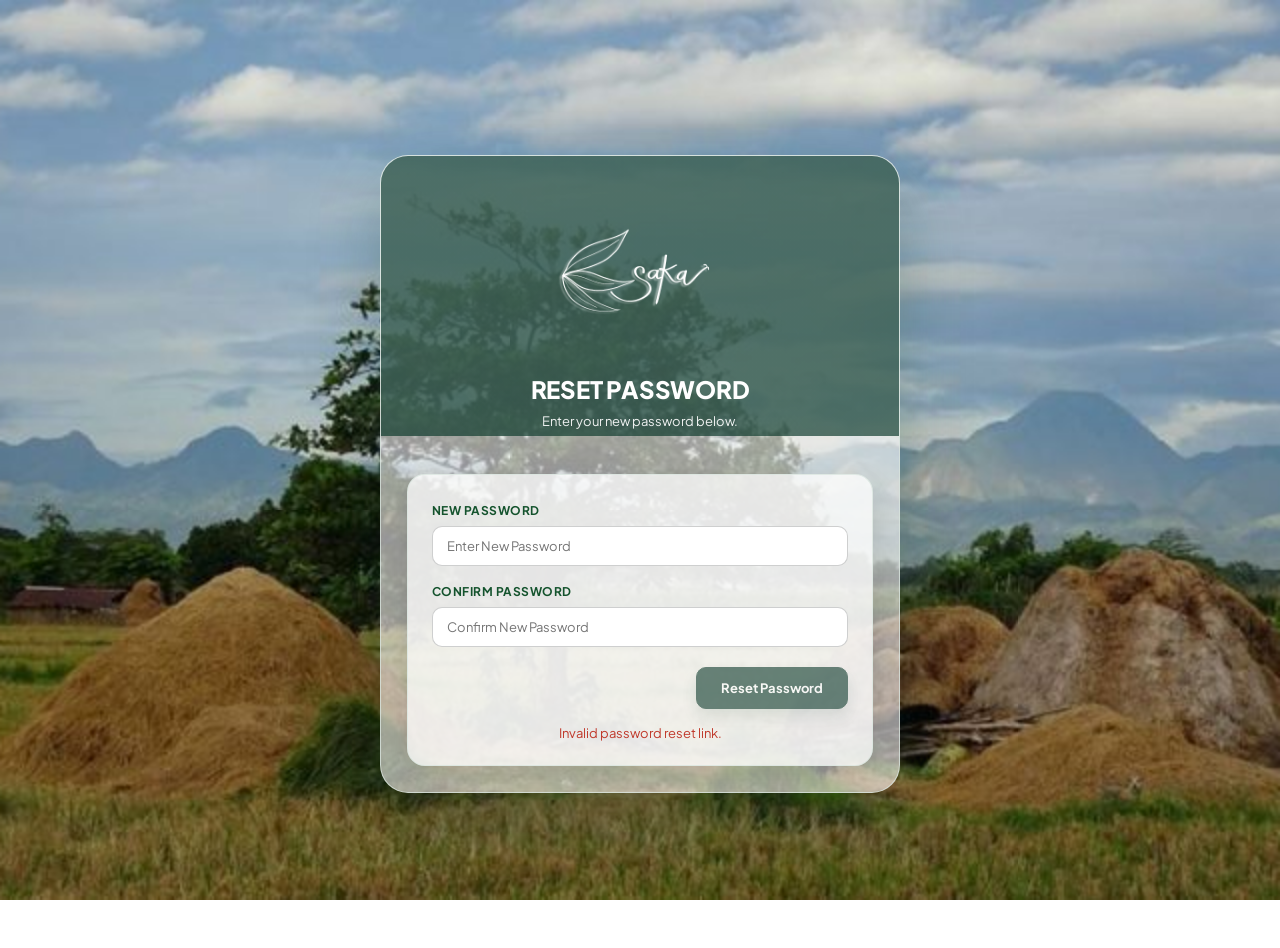
<file: frontend/reset-password.html>
<!DOCTYPE html>
<html lang="en">
<head>
  <link rel="stylesheet" href="assets/css/app-enhancements.css">
  <script src="assets/js/ui-feedback.js"></script>
  <script src="assets/js/app-enhancements.js" defer></script>

<meta charset="UTF-8">
<meta name="viewport" content="width=device-width, initial-scale=1.0">

<title>Reset Password — eSaka</title>
<script src="assets/js/config.js"></script>

<link rel="preconnect" href="https://fonts.googleapis.com">
<link rel="preconnect" href="https://fonts.gstatic.com" crossorigin>

<link
  href="https://fonts.googleapis.com/css2?family=Dancing+Script:wght@600;700&family=Plus+Jakarta+Sans:wght@400;500;600;700;800&display=swap"
  rel="stylesheet"
>

<style>

:root{
  --primary:#0B382A;
  --secondary:#14532D;
  --neutral:#202824;
  --surface:#FFFFFF;
  --border:#D9E4DE;
  --error:#C0392B;
}

*{
  margin:0;
  padding:0;
  box-sizing:border-box;
}

html,
body{
  width:100%;
  min-height:100vh;
  font-family:'Plus Jakarta Sans',sans-serif;
  display:flex;
  align-items:center;
  justify-content:center;
  padding:24px;
  position:relative;
  overflow-x:hidden;
  color:var(--neutral);
}

.bg-slideshow{
  position:fixed;
  inset:0;
  z-index:0;
}

.bg-slide{
  position:absolute;
  inset:0;
  background-size:cover;
  background-position:center;
  opacity:0;
  transition:opacity 1s ease-in-out;
}

.bg-slide.active{
  opacity:1;
}

.bg-slide:nth-child(1){ background-image:url('images/esakabg.jpg'); }
.bg-slide:nth-child(2){ background-image:url('images/esakabg2.jpg'); }
.bg-slide:nth-child(3){ background-image:url('images/esakabg3.avif'); }

.frame{
  width:100%;
  max-width:520px;
  background:rgba(255,255,255,.58);
  border:1px solid rgba(217,228,222,.8);
  border-radius:28px;
  overflow:hidden;
  box-shadow:0 30px 70px rgba(11,56,42,.3);
  position:relative;
  z-index:1;
}

.page-inner{
  width:100%;
  padding-top:28px;
  background:linear-gradient(
    to bottom,
    rgba(11,56,42,.68) 0,
    rgba(11,56,42,.68) 280px,
    transparent 280px
  );
}

.brand{
  display:flex;
  align-items:center;
  justify-content:center;
  margin:0 auto 16px;
}

.brand-logo{
  display:block;
  width:345px;
  height:175px;
  object-fit:contain;
  filter:brightness(0) invert(1);
}

.hero-title{
  color:#ffffff;
  text-align:center;
  font-size:24px;
  font-weight:800;
  line-height:1.2;
  letter-spacing:-.01em;
  text-transform:uppercase;
  margin:0 0 8px;
}

.hero-desc{
  color:rgba(255,255,255,.92);
  text-align:center;
  font-size:13px;
  line-height:1.5;
  margin:0 24px 42px;
}

.card{
  position:relative;
  z-index:1;
  background:rgba(255,255,255,.76);
  margin:0 26px 26px;
  padding:28px 24px 24px;
  border:1px solid rgba(217,228,222,.75);
  border-radius:18px;
  box-shadow:0 12px 30px rgba(0,0,0,.12);
}

.card h1{
  display:none;
}

.field{
  margin-bottom:18px;
}

.field label{
  display:block;
  color:var(--secondary);
  font-size:12px;
  font-weight:700;
  text-transform:uppercase;
  letter-spacing:.04em;
  margin-bottom:8px;
}

.field input{
  width:100%;
  padding:11px 14px;
  font-size:13px;
  font-family:'Plus Jakarta Sans',sans-serif;
  border:1.5px solid rgba(32,40,36,.22);
  border-radius:10px;
  background:var(--surface);
  color:var(--neutral);
  outline:none;
}

.field input:focus{
  border-color:var(--primary);
  box-shadow:
    0 0 0 3px rgba(11,56,42,.14);
}

.field input.invalid{
  border-color:var(--error);
}

.error-msg{
  display:none;
  font-size:12px;
  color:var(--error);
  margin-top:5px;
}

.field.has-error .error-msg{
  display:block;
}

.button-row{
  display:flex;
  justify-content:flex-end;
  margin-top:20px;
}

.btn-reset{
  border:1.5px solid var(--primary);
  background:var(--primary);
  color:white;
  font-family:'Plus Jakarta Sans',sans-serif;
  font-size:13px;
  font-weight:700;
  padding:12px 24px;
  border-radius:10px;
  cursor:pointer;
  box-shadow:0 8px 16px rgba(11,56,42,.18);
  transition:transform .2s ease, box-shadow .2s ease, background .2s ease;
}

.btn-reset:hover{
  background:var(--secondary);
  transform:translateY(-1px);
  box-shadow:0 10px 20px rgba(11,56,42,.24);
}

.btn-reset:disabled{
  opacity:.6;
  cursor:not-allowed;
}

.message{
  display:none;
  text-align:center;
  margin-top:16px;
  font-size:13px;
}

.message.success{
  display:block;
  color:var(--secondary);
}

.message.error{
  display:block;
  color:var(--error);
}

@media(max-width:520px){

  .page-inner{
    padding-top:18px;
  }

  .card{
    margin-left:18px;
    margin-right:18px;
    padding-left:22px;
    padding-right:22px;
  }

  .brand-logo{
    width:305px;
    height:158px;
  }

  .hero-title{
    font-size:21px;
  }

}

</style>

</head>

<body>

<div class="bg-slideshow" aria-hidden="true">
  <div class="bg-slide active"></div>
  <div class="bg-slide"></div>
  <div class="bg-slide"></div>
</div>

<div class="frame">

  <div class="page-inner">


    <!-- BRAND -->

    <div class="brand">
      <img
        src="images/reset-logo.png"
        alt="eSaka"
        class="brand-logo"
      >
    </div>

    <h1 class="hero-title">Reset Password</h1>

    <p class="hero-desc">
      Enter your new password below.
    </p>

    <!-- CARD -->

    <div class="card">

      <form id="resetPasswordForm">


        <!-- NEW PASSWORD -->

        <div
          class="field"
          id="newPasswordField"
        >

          <label for="newPassword">
            New Password
          </label>

          <input
            type="password"
            id="newPassword"
            placeholder="Enter New Password"
            autocomplete="new-password"
          >

          <p
            class="error-msg"
            id="newPasswordError"
          >
            Please enter a new password.
          </p>

        </div>


        <!-- CONFIRM PASSWORD -->

        <div
          class="field"
          id="confirmPasswordField"
        >

          <label for="confirmPassword">
            Confirm Password
          </label>

          <input
            type="password"
            id="confirmPassword"
            placeholder="Confirm New Password"
            autocomplete="new-password"
          >

          <p
            class="error-msg"
            id="confirmPasswordError"
          >
            Passwords do not match.
          </p>

        </div>


        <div class="button-row">

          <button
            type="submit"
            class="btn-reset"
            id="resetButton"
          >
            Reset Password
          </button>

        </div>


        <p
          class="message"
          id="message"
        ></p>


      </form>

    </div>

  </div>

</div>


<script>

  // =========================================================
  // API
  // =========================================================

  const API_BASE_URL =
    window.API_BASE_URL || "https://esaka-backend-production.up.railway.app";

  const slides =
    document.querySelectorAll(".bg-slide");
  let currentSlide = 0;

  setInterval(() => {
    slides[currentSlide].classList.remove("active");
    currentSlide = (currentSlide + 1) % slides.length;
    slides[currentSlide].classList.add("active");
  }, 4000);


  // =========================================================
  // GET TOKEN FROM URL
  // =========================================================

  const params =
    new URLSearchParams(
      window.location.search
    );

  const token =
    params.get("token");


  // =========================================================
  // ELEMENTS
  // =========================================================

  const form =
    document.getElementById(
      "resetPasswordForm"
    );

  const newPassword =
    document.getElementById(
      "newPassword"
    );

  const confirmPassword =
    document.getElementById(
      "confirmPassword"
    );

  const newPasswordField =
    document.getElementById(
      "newPasswordField"
    );

  const confirmPasswordField =
    document.getElementById(
      "confirmPasswordField"
    );

  const resetButton =
    document.getElementById(
      "resetButton"
    );

  const message =
    document.getElementById(
      "message"
    );


  // =========================================================
  // CHECK TOKEN
  // =========================================================

  if(!token){

    resetButton.disabled = true;

    message.textContent =
      "Invalid password reset link.";

    message.className =
      "message error";

  }


  // =========================================================
  // RESET PASSWORD
  // =========================================================

  form.addEventListener(
    "submit",
    async function(event){

      event.preventDefault();


      // -----------------------------------------------------
      // RESET VALIDATION
      // -----------------------------------------------------

      newPasswordField
        .classList.remove("has-error");

      confirmPasswordField
        .classList.remove("has-error");


      const password =
        newPassword.value.trim();

      const confirm =
        confirmPassword.value.trim();


      // -----------------------------------------------------
      // EMPTY PASSWORD
      // -----------------------------------------------------

      if(!password){

        newPasswordField
          .classList.add("has-error");

        return;
      }


      // -----------------------------------------------------
      // PASSWORD MATCH
      // -----------------------------------------------------

      if(password !== confirm){

        confirmPasswordField
          .classList.add("has-error");

        return;
      }


      // -----------------------------------------------------
      // SEND REQUEST
      // -----------------------------------------------------

      resetButton.disabled = true;
      resetButton.textContent =
        "Resetting...";


      try{

        const response =
          await fetch(
            `${API_BASE_URL}/api/auth/reset-password`,
            {
              method:"POST",

              headers:{
                "Content-Type":
                  "application/json"
              },

              body:JSON.stringify({
                token:token,
                new_password:password
              })
            }
          );


        const data =
          await response.json();


        // ---------------------------------------------------
        // ERROR
        // ---------------------------------------------------

        if(!response.ok){

          message.textContent =
            data.detail ||
            "Unable to reset password.";

          message.className =
            "message error";

          return;
        }


        // ---------------------------------------------------
        // SUCCESS
        // ---------------------------------------------------

        message.textContent =
          "Password reset successfully. Redirecting to login...";

        message.className =
          "message success";


        setTimeout(
          function(){

            window.location.href =
              "login.html";

          },
          2000
        );

      }

      catch(error){

        console.error(
          "Reset password error:",
          error
        );

        message.textContent =
          "Unable to connect to the eSaka server.";

        message.className =
          "message error";

      }

      finally{

        resetButton.disabled = false;

        resetButton.textContent =
          "Reset Password";

      }

    }
  );

</script>

</body>
</html>
</file>
<file: frontend/assets/css/app-enhancements.css>
html[data-theme="dark"] {
  color-scheme: dark;
  --cream: #151b18;
  --white: #202923;
  --ink: #e5ece7;
  --muted: #a4b2a9;
  --border: #3b4941;
  --border-light: #344139;
  --green-light: #2b3b31;
  --admin-canvas: #151b18;
  --admin-surface: #202923;
  --admin-ink: #e5ece7;
  --admin-muted: #a4b2a9;
  --admin-line: #3b4941;
  --admin-green-tint: #2b3b31;
}

html[data-theme="dark"] body,
html[data-theme="dark"] body.pc-modern {
  background: #151b18 !important;
  color: #e5ece7 !important;
}

html[data-theme="dark"] .card,
html[data-theme="dark"] .modal-box,
html[data-theme="dark"] .summary-card,
html[data-theme="dark"] .user-info,
html[data-theme="dark"] .search-box,
html[data-theme="dark"] .form-field input,
html[data-theme="dark"] .form-field select,
html[data-theme="dark"] .form-field textarea,
html[data-theme="dark"] input,
html[data-theme="dark"] select,
html[data-theme="dark"] textarea,
html[data-theme="dark"] .btn-secondary,
html[data-theme="dark"] .btn-outline-report,
html[data-theme="dark"] .action-btn,
html[data-theme="dark"] .btn-page {
  background-color: #202923 !important;
  color: #e5ece7 !important;
  border-color: #3b4941 !important;
}

html[data-theme="dark"] .main,
html[data-theme="dark"] .view,
html[data-theme="dark"] .main-content,
html[data-theme="dark"] .content,
html[data-theme="dark"] .dashboard-content {
  background-color: #151b18 !important;
  color: #e5ece7 !important;
}

html[data-theme="dark"] table,
html[data-theme="dark"] tbody,
html[data-theme="dark"] tr,
html[data-theme="dark"] td,
html[data-theme="dark"] th {
  color: #e5ece7;
  border-color: #344139 !important;
}

html[data-theme="dark"] thead th,
html[data-theme="dark"] tbody tr:hover td {
  background-color: #26332b !important;
}

html[data-theme="dark"] h1,
html[data-theme="dark"] h2,
html[data-theme="dark"] h3,
html[data-theme="dark"] label,
html[data-theme="dark"] .card-title,
html[data-theme="dark"] .main-header h1,
html[data-theme="dark"] .summary-count {
  color: #e5ece7 !important;
}

.theme-toggle {
  flex: none;
  display: inline-flex;
  align-items: center;
  justify-content: center;
  width: 36px;
  height: 36px;
  padding: 0;
  border: 1px solid var(--border, #dfe8e3);
  border-radius: 50%;
  background: var(--white, #fff);
  color: var(--ink, #10261d);
  font: inherit;
  font-size: 12px;
  font-weight: 700;
  cursor: pointer;
}

body > .theme-toggle {
  position: fixed;
  bottom: 16px;
  right: 16px;
  z-index: 900;
  box-shadow: 0 2px 8px rgba(0, 0, 0, .15);
}

#apiLoadingProgress {
  position: fixed;
  z-index: 10000;
  inset: 0 auto auto 0;
  width: 100%;
  height: 3px;
  opacity: 0;
  pointer-events: none;
  transition: opacity .15s ease;
}

#apiLoadingProgress.is-visible { opacity: 1; }
#apiLoadingProgress span {
  display: block;
  width: 35%;
  height: 100%;
  background: #e3a93a;
  animation: api-loading 1s ease-in-out infinite alternate;
}

@keyframes api-loading {
  from { transform: translateX(0); }
  to { transform: translateX(190%); }
}

button.is-loading,
input[type="submit"].is-loading {
  position: relative;
  opacity: .78;
  cursor: wait !important;
}

button.is-loading::after,
input[type="submit"].is-loading::after {
  content: "";
  display: inline-block;
  width: 13px;
  height: 13px;
  margin-left: 9px;
  vertical-align: -2px;
  border: 2px solid currentColor;
  border-right-color: transparent;
  border-radius: 50%;
  animation: button-spinner .65s linear infinite;
}

@keyframes button-spinner { to { transform: rotate(360deg); } }

@media (prefers-reduced-motion: reduce) {
  #apiLoadingProgress span,
  button.is-loading::after,
  input[type="submit"].is-loading::after {
    animation-duration: 1.8s;
  }
}

/* Uniform dark-mode readability across all roles */
html[data-theme="dark"] body.pc-modern,
html[data-theme="dark"] body {
  --white: #202923;
  --cream: #151b18;
  --ink: #e5ece7;
  --neutral: #e5ece7;
  --muted: #a4b2a9;
  --border: #3b4941;
  --border-light: #344139;
  --green-light: #2b3b31;
  --primary: #7fd69a;
  --pc-secondary: #a4b2a9;
  --gold: #e6c36a;
}

html[data-theme="dark"] .topbar,
html[data-theme="dark"] body.pc-modern .topbar,
html[data-theme="dark"] .main-header,
html[data-theme="dark"] .notification-dropdown,
html[data-theme="dark"] .notification-header,
html[data-theme="dark"] .notification-item,
html[data-theme="dark"] .pc-panel,
html[data-theme="dark"] .pc-kpi-card,
html[data-theme="dark"] .alert-card,
html[data-theme="dark"] .map-legend,
html[data-theme="dark"] .modal-content,
html[data-theme="dark"] .modal-header,
html[data-theme="dark"] .modal-footer,
html[data-theme="dark"] .dropdown-menu,
html[data-theme="dark"] .pagination,
html[data-theme="dark"] .filter-bar,
html[data-theme="dark"] .toolbar {
  background: #202923 !important;
  color: #e5ece7 !important;
  border-color: #3b4941 !important;
}

html[data-theme="dark"] .user-name,
html[data-theme="dark"] .user-role,
html[data-theme="dark"] .section-heading,
html[data-theme="dark"] .eyebrow,
html[data-theme="dark"] .map-legend,
html[data-theme="dark"] .map-legend span,
html[data-theme="dark"] .card-header,
html[data-theme="dark"] .card-header *,
html[data-theme="dark"] .card h1,
html[data-theme="dark"] .card h2,
html[data-theme="dark"] .card h3,
html[data-theme="dark"] .card h4,
html[data-theme="dark"] .card p,
html[data-theme="dark"] .card strong,
html[data-theme="dark"] .card-subtitle,
html[data-theme="dark"] .summary-label,
html[data-theme="dark"] .help-text,
html[data-theme="dark"] .alert-desc,
html[data-theme="dark"] .pc-panel *,
html[data-theme="dark"] .pc-kpi-card *,
html[data-theme="dark"] .notification-dropdown *,
html[data-theme="dark"] .alert-card *,
html[data-theme="dark"] .modal-box *,
html[data-theme="dark"] .modal-content * {
  color: #e5ece7;
}

html[data-theme="dark"] .user-role,
html[data-theme="dark"] .card-subtitle,
html[data-theme="dark"] .summary-label,
html[data-theme="dark"] .help-text,
html[data-theme="dark"] .alert-desc {
  color: #a4b2a9;
}

html[data-theme="dark"] .section-heading,
html[data-theme="dark"] .eyebrow {
  color: #7fd69a;
}

html[data-theme="dark"] .leaflet-popup-content-wrapper,
html[data-theme="dark"] .leaflet-popup-tip,
html[data-theme="dark"] .leaflet-control,
html[data-theme="dark"] .leaflet-bar a {
  background: #202923 !important;
  color: #e5ece7 !important;
}
</file>
<file: frontend/assets/css/base.css>
:root{
  /* ---- Core palette ---- */
  --cream:#F2EDE1;        /* page background */
  --white:#FBF8F1;        /* card / input background */
  --ink:#2E2A22;          /* primary text */
  --muted:#6b6656;        /* secondary text */
  --border:#DFD8C6;       /* hairline borders */
 
  --green:#5B6B4F;        /* brand primary — sidebar, headings, primary buttons */
  --green-dark:#495a3f;   /* hover/active state for green elements */
  --brown:#C08A4E;        /* banner/section header */
  --gold:#C9A15A;         /* accent — role label text, highlights */
 
  /* ---- Status colors (SOLID pill style — the default across the app:
     white bold text on a solid color background) ---- */
  --status-confirmed:#3d8b40;   /* Confirmed / Approved / Verified */
  --status-submitted:#d99a1b;   /* Submitted / Pending */
  --status-rejected:#a1382b;    /* Rejected / Flagged / Error */
  --status-neutral:#8a8a8a;     /* No data / cancelled / inactive */
 
  /* ---- Status colors PASTEL pill style — used for lighter-weight
     badges like role labels or secondary status, dark text on light bg ---- */
  --pastel-green-bg:#DCEAD3;
  --pastel-green-text:#3d6b3a;
  --pastel-red-bg:#F1D9D5;
  --pastel-red-text:#a1382b;
  --pastel-gold-bg:#F2E3C6;
  --pastel-gold-text:#8a6516;
 
  /* ---- Map legend colors (Leaflet marker status) ---- */
  --map-surplus:#c0392b;
  --map-deficit:#e6b800;
  --map-balanced:#3d8b40;
  --map-no-data:#8a8a8a;
 
  /* ---- Layout constants ---- */
  --sidebar-width:260px;
  --topbar-height:73px;
  --radius-sm:5px;
  --radius-md:8px;
  --radius-lg:10px;
}
 
*{ margin:0; padding:0; box-sizing:border-box; }
 
html,body{
  width:100%;
  min-height:100vh;
  font-family:'Inter', sans-serif;
  background:var(--cream);
  color:var(--ink);
}

 
a{ color:inherit; }
 
button, input, select, textarea{
  font-family:'Inter', sans-serif;
}
</file>
